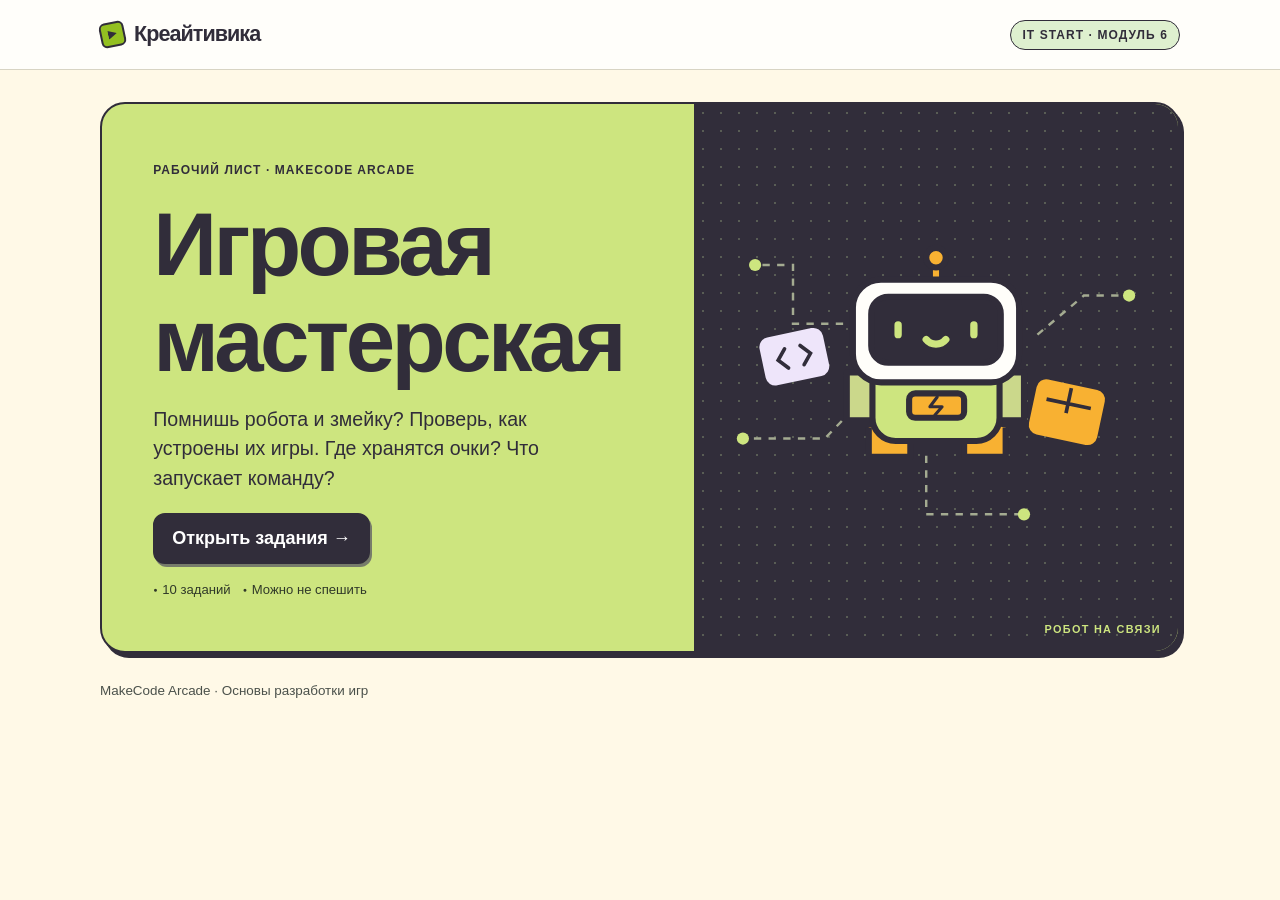
<file: index.html>
<!doctype html>
<html lang="ru">
<head>
<meta charset="utf-8">
<meta name="viewport" content="width=device-width, initial-scale=1">
<meta name="theme-color" content="#fff9e7">
<title>Игровая мастерская · Креайтивика</title>
<style>
:root {
  --ink: #312d3a; --soft: #4b514b; --cream: #fff9e7; --paper: #fffefa;
  --lime: #cde57f; --gold: #f8b132; --violet: #eee5fa; --green: #def0cf;
  --brand-green: #93c021; --line: #d7d8cb; --shadow: 4px 5px 0 var(--ink);
  color: var(--ink); background: var(--cream); font-family: 'Segoe UI', Arial, sans-serif;
  font-synthesis: none;
}
* { box-sizing: border-box; }
body { margin: 0; font-size: 18px; line-height: 1.5; }
button { font: inherit; color: inherit; cursor: pointer; }
button:disabled { cursor: default; }
button:focus-visible, select:focus-visible, a:focus-visible, input:focus-visible {
  outline: 3px solid #6543a0; outline-offset: 4px;
}
[hidden] { display: none !important; }
h1, h2, h3, p { margin: 0; }
h1, h2 { line-height: 1.08; letter-spacing: -.04em; }
h2 { font-size: clamp(2rem, 5vw, 3.15rem); }
header { border-bottom: 1px solid #d8d4c3; background: var(--paper); }
.wrap { width: min(1080px, 100% - 40px); margin: 0 auto; }
.brandbar { min-height: 69px; display: flex; align-items: center; justify-content: space-between; gap: 10px; }
.brand { display: flex; align-items: center; gap: 9px; font-weight: 850; letter-spacing: -.045em; font-size: clamp(1.05rem, 4vw, 1.35rem); }
.brand i { width: 25px; height: 25px; display: block; background: var(--brand-green); border: 2px solid; border-radius: 6px; transform: rotate(-12deg); position: relative; }
.brand i::after { position: absolute; content: ''; width: 9px; height: 9px; background: var(--ink); inset: 6px; clip-path: polygon(0 0, 100% 45%, 0 100%); }
.course, .tag { font-size: .75rem; font-weight: 800; letter-spacing: .09em; text-transform: uppercase; }
.course { white-space: nowrap; background: var(--green); border: 1px solid; border-radius: 999px; padding: 5px 11px; }
main { padding-block: 32px 28px; }
.hero, .panel { border: 2px solid var(--ink); border-radius: 25px; box-shadow: var(--shadow); overflow: hidden; }
.hero { display: grid; grid-template-columns: minmax(0, 1.1fr) minmax(0, .9fr); background: var(--lime); min-height: 475px; }
.hero-copy { padding: clamp(22px, 4vw, 55px); align-self: center; }
.hero h1 { font-size: clamp(3rem, 7.1vw, 5.55rem); margin: 15px 0 16px; }
.hero p { max-width: 36ch; margin-bottom: 20px; font-size: 1.09em; }
.hero-art {
  background: var(--ink); color: var(--lime); min-width: 0; display: grid; align-items: center; justify-items: center; position: relative;
  background-image: radial-gradient(#595d55 1px, transparent 1px); background-size: 18px 18px;
}
.hero-art svg { width: min(100%, 440px); height: auto; }
.hero-art small { position: absolute; bottom: 14px; right: 17px; font-size: .68rem; letter-spacing: .12em; font-weight: 800; }
.button {
  border: 2px solid var(--ink); border-radius: 12px; padding: 10px 17px; min-height: 49px;
  font-weight: 750; background: var(--paper); box-shadow: 2px 3px 0 var(--ink);
}
.button:hover:not(:disabled) { transform: translateY(-2px); }
.button:active:not(:disabled) { transform: translate(1px, 2px); box-shadow: 0 1px 0 var(--ink); }
.button:disabled { opacity: .6; box-shadow: none; }
.primary { background: var(--ink); color: white; box-shadow: 2px 3px 0 #777c6b; }
.accent { background: var(--lime); }
.subtle { box-shadow: none; border-color: var(--line); }
.quiet { background: transparent; border: 0; color: var(--soft); min-height: 44px; text-decoration: underline; text-underline-offset: .2em; }
.meta { display: flex; flex-wrap: wrap; gap: 5px 12px; margin-top: 16px; color: #303929; font-size: .82rem; }
.meta span { display: inline-flex; gap: 5px; align-items: center; }
.meta span::before { content: '●'; font-size: .52em; }
.work { display: grid; grid-template-columns: 240px minmax(0, 1fr); gap: 24px; align-items: start; }
.rail { padding: 17px; background: #f4eedc; border: 1px solid #d6d2be; border-radius: 18px; }
.rail p { font-size: .86rem; color: var(--soft); margin-top: 10px; }
progress { width: 100%; height: 11px; margin: 6px 0 12px; accent-color: #58833c; }
.steps { display: grid; grid-template-columns: repeat(5, 1fr); gap: 6px; }
.step { padding: 0; min-height: 36px; border: 1px solid #aaa998; border-radius: 8px; background: white; font-size: .89rem; font-weight: 750; }
.step.done { background: var(--green); }
.step[aria-current="step"] { background: var(--gold); border: 2px solid; }
.panel { background: var(--paper); }
.panel-head { padding: clamp(20px, 4vw, 37px); padding-bottom: 19px; }
.panel-head .tag { display: inline-flex; align-items: center; gap: 9px; margin-bottom: 12px; }
.panel-head .tag::before { content: ''; width: 11px; height: 11px; background: var(--gold); border: 1px solid; transform: rotate(12deg); }
.lead { margin-top: 13px; font-size: 1.1rem; }
.activity { padding: 0 clamp(20px, 4vw, 37px) 22px; }
.hint { font-size: .92rem; color: var(--soft); margin-bottom: 13px; }
.choices { display: grid; gap: 8px; }
.choice, .token, .zone, .square, .move {
  background: white; border: 1.5px solid #a4a89b; border-radius: 12px; padding: 10px 12px; min-height: 48px;
}
.choice { display: flex; align-items: center; gap: 12px; text-align: left; font-weight: 650; }
.choice span.mark { display: grid; place-items: center; border: 1.5px solid #74786d; min-width: 24px; height: 24px; border-radius: 50%; background: var(--paper); font-size: .85rem; }
.choice.multi span.mark { border-radius: 6px; }
.choice[aria-pressed="true"], .token[aria-pressed="true"], .square[aria-pressed="true"], .scene [aria-pressed="true"] { background: var(--lime); border-color: var(--ink); }
.choice.block { background: var(--violet); border-color: #79669a; }
.choice.block[aria-pressed="true"] { background: #dacef5; border-color: #3d2b68; }
.choice.block span.mark { border-color: #79669a; }
.choice:hover:not(:disabled), .token:hover:not(:disabled), .zone:hover:not(:disabled), .square:hover:not(:disabled) { border-color: var(--ink); }
.bank { min-height: 67px; background: #f4eedc; border-radius: 14px; padding: 9px; display: flex; flex-wrap: wrap; gap: 7px; align-items: center; margin-bottom: 11px; }
.token { font-weight: 700; cursor: grab; }
.token:active { cursor: grabbing; }
.bins { display: grid; grid-template-columns: repeat(2, minmax(0, 1fr)); gap: 9px; }
.bin { min-height: 139px; padding: 8px; border: 2px dashed #9da887; background: #f4fae9; border-radius: 14px; }
.bin:nth-child(2) { border-color: #c4a670; background: #fff4d8; }
.zone { width: 100%; font-weight: 760; margin-bottom: 7px; background: var(--paper); border-color: currentColor; }
.bin .tokens { display: flex; flex-wrap: wrap; gap: 6px; }
.bin .token { font-size: .92rem; }
.over { outline: 3px solid #6543a0; outline-offset: 2px; }
.matches { display: grid; gap: 8px; }
.match { display: grid; grid-template-columns: minmax(0, 1fr) minmax(0, 1.15fr); gap: 10px; align-items: center; padding: 8px; border-radius: 12px; background: #f2f4e9; }
.match span { font-weight: 650; padding-left: 4px; }
select { color: var(--ink); font: inherit; width: 100%; min-width: 0; padding: 8px 4px 8px 9px; min-height: 48px; border: 1.5px solid #a4a89b; border-radius: 10px; background: white; }
.map { display: grid; grid-template-columns: 44px repeat(3, minmax(54px, 1fr)); gap: 5px; max-width: 460px; text-align: center; align-items: center; }
.axis { font-size: .85rem; font-weight: 800; }
.square { padding: 0; min-height: 56px; font-weight: 750; }
.square.start { background: var(--violet); }
.square.start[aria-pressed="true"] { background: var(--lime); }
.board-count { display: flex; gap: 8px; align-items: center; }
.board-count output { min-width: 76px; padding: 5px 10px; text-align: center; font-size: 2rem; font-weight: 850; background: #fff0ca; border: 2px solid; border-radius: 11px; }
.sort { list-style: none; margin: 0; padding: 0; display: grid; gap: 8px; }
.sort li { display: grid; grid-template-columns: 26px minmax(0, 1fr) 44px 44px; gap: 6px; align-items: center; border: 1.5px solid #a4a89b; border-radius: 12px; padding: 7px 8px; background: #f2f6e8; }
.sort li[draggable="true"] { cursor: grab; }
.sort li:active { cursor: grabbing; }
.sort b { font-size: .89rem; color: var(--soft); text-align: center; }
.move { padding: 0; min-height: 42px; font-size: 1.15rem; }
.move:disabled { opacity: .45; }
.scene { max-width: 465px; background: #292e35; border: 2px solid #312d3a; border-radius: 14px; padding: 12px; display: grid; gap: 10px; }
.scene .zone { margin: 0; border-radius: 8px; }
.scene figure { margin: 0; min-height: 70px; display: grid; place-items: center; color: white; }
.scene svg { width: 66px; height: 62px; }
.feedback { border: 1px solid #c6b794; border-radius: 13px; background: #fff1d0; padding: 10px 13px; margin-top: 14px; }
.feedback.good { border-color: #a9c797; background: var(--green); }
.feedback strong { display: block; }
.controls { border-top: 1px solid #deded0; background: #f8f6ec; padding: 13px clamp(20px, 4vw, 37px) 16px; display: flex; justify-content: space-between; flex-wrap: wrap; gap: 10px; }
.controls .next { margin-left: auto; }
.results { max-width: 870px; margin: auto; }
.results .activity { display: grid; gap: 17px; }
.result-lead { display: flex; flex-wrap: wrap; gap: 12px; align-items: center; }
.score { display: inline-block; background: var(--lime); border: 2px solid; border-radius: 13px; font-size: 2rem; font-weight: 850; min-width: 112px; text-align: center; }
.review { display: grid; grid-template-columns: repeat(2, minmax(0, 1fr)); gap: 7px; }
.review .button { text-align: left; font-size: .9rem; }
.review .button.done { background: var(--green); }
.self { border-top: 1px solid var(--line); padding-top: 14px; }
.self h3 { margin-bottom: 4px; }
.self p { margin-bottom: 9px; }
.self .choice { width: 100%; }
footer { padding: 0 0 22px; color: var(--soft); font-size: .84rem; }
footer .wrap { display: flex; flex-wrap: wrap; justify-content: space-between; align-items: center; gap: 4px 14px; }
footer button { font-size: inherit; }
dialog { max-width: min(440px, 100% - 36px); border: 2px solid; border-radius: 17px; background: var(--paper); padding: 22px; color: var(--ink); }
dialog::backdrop { background: #312d3a99; }
dialog p { margin: 9px 0 16px; }
dialog form { display: flex; flex-wrap: wrap; gap: 8px; }
.sr { position: absolute; width: 1px; height: 1px; padding: 0; margin: -1px; overflow: hidden; clip-path: inset(50%); white-space: nowrap; }
@media (max-width: 760px) {
  .work { grid-template-columns: minmax(0, 1fr); gap: 13px; }
  .rail { padding: 9px 13px 11px; }
  .rail p { display: none; }
  .steps { grid-template-columns: repeat(10, 1fr); gap: 4px; }
  .step { min-height: 32px; }
  progress { margin: 3px 0 6px; }
}
@media (max-width: 590px) {
  .wrap { width: calc(100% - 28px); }
  main { padding-top: 17px; }
  .hero { grid-template-columns: 1fr; min-height: 0; }
  .hero-art { min-height: 205px; }
  .hero-art svg { width: min(76%, 260px); }
  .hero h1 { margin-block: 11px; }
  .hero p { font-size: 1em; }
  .course { font-size: .68rem; padding: 4px 8px; }
  .match, .review { grid-template-columns: 1fr; gap: 5px; }
}
@media (prefers-reduced-motion: no-preference) {
  .button, .choice, .square { transition: background-color .15s, transform .15s; }
}
</style>
</head>
<body>
<header>
  <div class="wrap brandbar">
    <span class="brand"><i aria-hidden="true"></i>Креайтивика</span>
    <span class="course">IT Start · Модуль 6</span>
  </div>
</header>
<main class="wrap" id="app"></main>
<footer>
  <div class="wrap">
    <span>MakeCode Arcade · Основы разработки игр</span>
    <button class="quiet" id="restart" type="button" hidden>Начать заново</button>
  </div>
</footer>
<p class="sr" id="announcement" role="status" aria-live="polite"></p>
<dialog id="reset-dialog" aria-labelledby="reset-title">
  <h3 id="reset-title">Начать заново?</h3>
  <p>Ответы на этом устройстве сотрутся.</p>
  <form method="dialog">
    <button class="button subtle" value="cancel" autofocus>Продолжить</button>
    <button class="button primary" value="reset">Начать заново</button>
  </form>
</dialog>
<noscript>Включи JavaScript в браузере, чтобы открыть задания.</noscript>
<script>
'use strict';

const tasks = [
  { type: 'pick', tag: 'Переменные', title: 'Где игра хранит счёт?',
    prompt: 'Счёт был 2, а после доставки стал 3. Что в игре называют переменной?',
    choices: ['Картинку, из которой сделан герой', 'Место, где игра хранит значение, например число очков', 'Кнопку, которая запускает игру'],
    answer: 1, explain: 'У переменной есть имя и значение. Например, в переменной «счёт» сначала было число 2, а потом игра записала туда 3.' },
  { type: 'bins', tag: 'Ввод и вывод', title: 'Что передаёт команды?',
    prompt: 'Разложи устройства по двум коробкам.',
    choices: ['Клавиатура', 'Экран', 'Геймпад', 'Колонки'], answer: [0, 1, 0, 1],
    explain: 'Клавиатура и геймпад передают наши команды в игру. Экран показывает картинку, а колонки выводят звук.' },
  { type: 'match', tag: 'События', title: 'Что запустит команду?',
    prompt: 'Для каждого события выбери, что должна сделать игра.',
    rows: ['Игра началась', 'Нажали стрелку вправо', 'Робот коснулся коробки'],
    choices: ['Прибавить 1 очко', 'Поставить счёт на 0', 'Перестроить робота вправо'],
    answer: [1, 2, 0], explain: 'Событие сообщает игре, что что-то произошло. После него игра выполняет команды из нужного блока.' },
  { type: 'grid', tag: 'Координаты', title: 'Одна клетка вправо',
    prompt: 'Робот на клетке «Старт». Нажми клетку, на которой он окажется после одного шага вправо.',
    answer: 5, explain: 'Координата x меняется с 80 на 124, а y остаётся 60. Робот движется вправо и остаётся в том же ряду.' },
  { type: 'count', tag: 'Счёт', title: 'Посчитай доставку',
    prompt: 'У робота 2 очка. Он доставил ещё одну коробку и получил 1 очко. Какое число теперь покажет счётчик?',
    answer: 3, explain: 'К двум очкам прибавляем одно и получаем три. Старые очки остаются.' },
  { type: 'sort', tag: 'Алгоритм', title: 'Собери шаг змейки',
    prompt: 'Вспомни наш проект. Расставь команды обычного шага, когда яблока на пути нет.',
    choices: ['Убрать последний сегмент хвоста', 'Поставить сегмент на старое место головы', 'Передвинуть голову на новую клетку'],
    answer: [1, 2, 0], explain: 'Сначала ставим сегмент на старое место головы, затем двигаем голову и убираем последнюю часть хвоста. Длина змейки остаётся прежней.' },
  { type: 'match', tag: 'Условие', title: 'Сворачиваем налево',
    prompt: 'Нажали стрелку влево. Робот сначала проверяет, есть ли дорожка слева. Что он сделает в каждом случае?',
    rows: ['Если слева есть дорожка', 'Если слева нет дорожки'],
    choices: ['Остаться на своей дорожке', 'Перестроиться влево'],
    answer: [1, 0], explain: 'Условие задаёт вопрос. Ответ «да» отправляет робота на соседнюю дорожку, ответ «нет» оставляет его на месте.' },
  { type: 'pick', tag: 'Функции', title: 'Пора добавить батарейку',
    prompt: 'В функции «новая батарейка» уже собраны нужные команды. Какой блок попросит игру выполнить их?',
    choices: ['функция «новая батарейка»', 'установить счёт в 0', 'вызвать «новая батарейка»'],
    blocks: true, answer: 2, explain: 'Внутри функции лежат команды. Блок «вызвать» запускает их в нужный момент.' },
  { type: 'multi', tag: 'Проверка двух координат', title: 'Змейка нашла яблоко?',
    prompt: 'Голова змейки в точке x = 50, y = 30. Какие две проверки должны дать ответ «да», чтобы голова и яблоко были в одной клетке?',
    choices: ['У яблока x = 50', 'У яблока y = 50', 'У яблока x = 30', 'У яблока y = 30'],
    answer: [0, 3], explain: 'Должны совпасть обе координаты: и x, и y. Если совпала только одна, голова и яблоко в разных клетках.' },
  { type: 'scene', tag: 'Движение', title: 'Робот в лаборатории',
    prompt: 'Робот стоит на полу. После нажатия кнопки A гравитация начинает тянуть его вверх. Куда он полетит?',
    choices: ['К потолку', 'К полу'],
    answer: 0, explain: 'При обычной гравитации робот падает к полу. В платформере мы меняли направление гравитации, и робот летел к потолку.' }
];
const steps = [
  'Пробую вместе с преподавателем', 'Делаю по подсказке',
  'Могу сделать сам', 'Могу показать другому'
];

const robot = (hero = false) => `<svg viewBox="${hero ? '0 0 360 310' : '92 57 176 175'}" aria-hidden="true" fill="none" xmlns="http://www.w3.org/2000/svg">
  ${hero ? `<g stroke="#a4ab91" stroke-width="2" stroke-dasharray="6 6"><path d="M19 205h70l31-32m143-53 38-32h41M172 219v48h80M104 111H63V63H32"/></g>
  <g fill="#cde57f"><circle cx="22" cy="205" r="5"/><circle cx="338" cy="88" r="5"/><circle cx="32" cy="63" r="5"/><circle cx="252" cy="267" r="5"/></g>
  <g transform="translate(264 155) rotate(12)"><rect width="57" height="46" rx="8" fill="#f8b132"/><path d="M10 16h37M28 3v21" stroke="#312d3a" stroke-width="3"/></g>
  <g transform="translate(34 124) rotate(-12)"><rect width="53" height="40" rx="8" fill="#eee5fa"/><path d="m20 12-7 8 7 8m13-16 7 8-7 8" stroke="#312d3a" stroke-width="3" stroke-linecap="round"/></g>` : ''}
  <g stroke="#312d3a" stroke-width="5" stroke-linejoin="round">
    <path d="M159 191v29h-34v-24m78-5v29h34v-24" fill="#f8b132"/>
    <path d="M130 151h-23v39h25m98-39h22v39h-22" fill="#cbd88b"/>
    <rect x="128" y="131" width="104" height="76" rx="19" fill="#cde57f"/>
    <path d="M180 77V61" stroke="#f8b132" stroke-linecap="round"/>
    <circle cx="180" cy="57" r="8" fill="#f8b132"/>
    <rect x="112" y="75" width="136" height="84" rx="23" fill="#fffefa"/>
    <rect x="127" y="89" width="106" height="54" rx="14" fill="#312d3a"/>
    <rect x="158" y="168" width="45" height="20" rx="5" fill="#f8b132"/>
  </g>
  <path d="M149 112v8m62-8v8m-39 4c4 5 12 5 16 0" stroke="#cde57f" stroke-width="6" stroke-linecap="round"/>
  <path d="m181 171-6 8h10l-6 7" stroke="#312d3a" stroke-width="2.5" stroke-linecap="round" stroke-linejoin="round"/>
</svg>`;

const key = 'creitivika-it-start-m6-worksheet-v1';
const app = document.querySelector('#app');
const announcement = document.querySelector('#announcement');
const restart = document.querySelector('#restart');
const resetDialog = document.querySelector('#reset-dialog');
let activeToken = null;
let state = readState();

function newState() {
  return {
    screen: 'intro', current: 0, self: null,
    items: tasks.map(task => ({
      value: task.type === 'bins' || task.type === 'match'
        ? Array((task.rows || task.choices).length).fill(null)
        : task.type === 'sort' ? [0, 1, 2]
        : task.type === 'multi' ? [] : null,
      first: null, last: null, seen: false
    }))
  };
}

function readState() {
  try {
    const saved = JSON.parse(localStorage.getItem(key));
    if (saved && ['intro', 'work', 'results'].includes(saved.screen)
        && Number.isInteger(saved.current) && saved.current >= 0 && saved.current < tasks.length
        && Array.isArray(saved.items) && saved.items.length === tasks.length
        && saved.items.every(item => item && [true, false, null].includes(item.first))) return saved;
  } catch {}
  return newState();
}

function save() {
  try { localStorage.setItem(key, JSON.stringify(state)); } catch {}
}

function speak(text) { announcement.textContent = text; }
function finished() { return state.items.filter(item => item.first !== null).length; }
function button(text, attrs = '', classes = 'button') { return `<button type="button" class="${classes}" ${attrs}>${text}</button>`; }
function choice(text, active, action, classes = '') {
  return button(`<span class="mark" aria-hidden="true">${active ? '✓' : ''}</span><span>${text}</span>`,
    `${action} aria-pressed="${active}"`, `choice ${classes}`);
}

function show(focus = false) {
  restart.hidden = state.screen === 'intro';
  if (state.screen === 'intro') {
    app.innerHTML = `<section class="hero">
      <div class="hero-copy">
        <span class="tag">Рабочий лист · MakeCode Arcade</span>
        <h1 tabindex="-1">Игровая<br>мастерская</h1>
        <p>Помнишь робота и змейку? Проверь, как устроены их игры. Где хранятся очки? Что запускает команду?</p>
        ${button('Открыть задания →', 'data-action="start"', 'button primary')}
        <div class="meta"><span>10 заданий</span><span>Можно не спешить</span></div>
      </div>
      <div class="hero-art">${robot(true)}<small>РОБОТ НА СВЯЗИ</small></div>
    </section>`;
  } else if (state.screen === 'work') renderWork();
  else renderResults();
  if (focus) {
    app.querySelector('h1,h2').focus({ preventScroll: true });
    window.scrollTo({ top: 0, behavior: 'instant' });
  }
}

function renderWork() {
  const i = state.current;
  const task = tasks[i];
  const item = state.items[i];
  const checked = finished();
  const advance = checked === tasks.length ? 'К результату →' : 'Дальше →';
  app.innerHTML = `<div class="work">
    <aside class="rail" aria-label="Прогресс">
      <div class="tag">Проверено ${checked} из ${tasks.length}</div>
      <progress value="${checked}" max="${tasks.length}" aria-label="Проверенные задания"></progress>
      <nav class="steps" aria-label="Задания">${tasks.map((t, j) => button(j + 1,
        `data-jump="${j}" aria-label="Задание ${j + 1}. ${t.tag}${state.items[j].first === null ? '' : '. Проверено'}" ${i === j ? 'aria-current="step"' : ''}`,
        `step ${state.items[j].first !== null ? 'done' : ''}`)).join('')}</nav>
      <p>Можно вернуться к любому заданию.</p>
    </aside>
    <section class="panel" aria-labelledby="task-title">
      <div class="panel-head">
        <div class="tag">${String(i + 1).padStart(2, '0')} / ${tasks.length} · ${task.tag}</div>
        <h2 id="task-title" tabindex="-1">${task.title}</h2>
        <p class="lead">${task.prompt}</p>
      </div>
      <div class="activity">
        ${renderActivity(task, item)}
        ${item.last === null ? '' : `<div class="feedback ${item.last ? 'good' : ''}" id="feedback" tabindex="-1">
          <strong>${item.last ? 'Верно!' : 'Давай разберёмся.'}</strong>${task.explain}</div>`}
      </div>
      <div class="controls">
        ${button('Проверить', `data-action="check" ${!ready(task, item) || item.last !== null ? 'disabled' : ''}`, 'button accent')}
        ${button(advance, 'data-action="next"', 'button subtle next')}
      </div>
    </section>
  </div>`;
}

function renderActivity(task, item) {
  const value = item.value;
  if (task.type === 'pick' || task.type === 'multi') {
    const multi = task.type === 'multi';
    return `<p class="hint">${multi ? 'Отметь два ответа.' : 'Выбери один ответ.'}</p><div class="choices">
      ${task.choices.map((text, i) => choice(text, multi ? value.includes(i) : value === i,
        `data-choice="${i}"`, multi ? 'multi' : task.blocks ? 'block' : '')).join('')}</div>`;
  }
  if (task.type === 'bins') {
    const tokens = bin => task.choices.map((name, index) => value[index] === bin ? button(name,
      `draggable="true" data-token="${index}" aria-pressed="${activeToken === index}"`, 'token') : '').join('');
    return `<p class="hint">Перетащи карточку. Можно нажать на карточку, а потом на коробку.</p>
      <div class="bank" data-drop="bank" aria-label="Свободные карточки">${tokens(null) || 'Все карточки разложены.'}</div>
      <div class="bins">${['Ввод', 'Вывод'].map((name, bin) => `<div class="bin" data-drop="${bin}">
        ${button(name, `data-bin="${bin}"`, 'zone')}
        <div class="tokens">${tokens(bin)}</div>
      </div>`).join('')}</div>`;
  }
  if (task.type === 'match') {
    return `<p class="hint">Открой окошко справа от каждой строки.</p><div class="matches">
      ${task.rows.map((label, row) => `<label class="match"><span>${label}</span>
        <select data-match="${row}">
          <option value="" ${value[row] === null ? 'selected' : ''}>Выбери действие</option>
          ${task.choices.map((name, i) => `<option value="${i}" ${value[row] === i ? 'selected' : ''}>${name}</option>`).join('')}
        </select></label>`).join('')}</div>`;
  }
  if (task.type === 'grid') {
    const xs = [36, 80, 124], ys = [20, 60, 100];
    return `<div class="map" aria-label="Поле координат">
      <span class="axis">y ↓</span>${xs.map(x => `<span class="axis">x = ${x}</span>`).join('')}
      ${ys.map((y, row) => `<span class="axis">${y}</span>${xs.map((x, col) => {
        const i = row * xs.length + col;
        return button(i === 4 ? 'Старт' : value === i ? '✓' : '·',
          `data-choice="${i}" aria-label="${i === 4 ? 'Старт, ' : ''}x ${x}, y ${y}" aria-pressed="${value === i}"`,
          `square ${i === 4 ? 'start' : ''}`);
      }).join('')}`).join('')}</div>`;
  }
  if (task.type === 'count') {
    return `<p class="hint">Выставь ответ кнопками − и +.</p><div class="board-count">
      ${button('−', `data-count="-1" aria-label="Уменьшить ответ" ${(value ?? 0) === 0 ? 'disabled' : ''}`)}
      <output aria-label="Твой ответ">${value ?? 0}</output>
      ${button('+', `data-count="1" aria-label="Увеличить ответ" ${value === 9 ? 'disabled' : ''}`)}
    </div>`;
  }
  if (task.type === 'sort') {
    return `<p class="hint">Перетаскивай карточки или поднимай и опускай их кнопками ↑ и ↓.</p>
      <ol class="sort">${value.map((id, rank) => `<li draggable="true" data-sort="${id}">
        <b aria-hidden="true">${rank + 1}.</b><span>${task.choices[id]}</span>
        ${button('↑', `data-move="-1" data-id="${id}" aria-label="Выше: ${task.choices[id]}" ${rank === 0 ? 'disabled' : ''}`, 'move')}
        ${button('↓', `data-move="1" data-id="${id}" aria-label="Ниже: ${task.choices[id]}" ${rank === value.length - 1 ? 'disabled' : ''}`, 'move')}
      </li>`).join('')}</ol>`;
  }
  return `<div class="scene" aria-label="Комната платформера">
    ${button(task.choices[0], `data-choice="0" aria-pressed="${value === 0}"`, 'zone')}
    <figure>${robot()}</figure>
    ${button(task.choices[1], `data-choice="1" aria-pressed="${value === 1}"`, 'zone')}
  </div>`;
}

function renderResults() {
  const score = state.items.filter(item => item.first === true).length;
  app.innerHTML = `<section class="panel results">
    <div class="panel-head">
      <div class="tag">Мастерская · Итог</div>
      <h2 tabindex="-1">Все задания пройдены</h2>
      <p class="lead">Посмотри, что получилось с первого раза. К любому заданию можно вернуться.</p>
    </div>
    <div class="activity">
      <div class="result-lead"><strong class="score">${score} / ${tasks.length}</strong><span>Верно с первого раза</span></div>
      <div class="review">${tasks.map((task, i) => {
        const good = state.items[i].first === true;
        return button(`${i + 1}. ${task.tag}<span class="sr">. ${good ? 'Верно с первого раза' : 'Можно повторить'}</span>`,
          `data-jump="${i}"`, `button subtle ${good ? 'done' : ''}`);
      }).join('')}</div>
      <div class="self">
        <h3>Лестница успеха</h3>
        <p>Вспомни, как ты собирал свои игры. На какой ступеньке ты сейчас?</p>
        <div class="choices">${steps.map((name, i) => choice(`${i + 1}. ${name}`, state.self === i, `data-self="${i}"`)).join('')}</div>
        ${state.self === null ? '' : '<p class="feedback good">Подумай, что ты хочешь попробовать в следующей игре.</p>'}
      </div>
    </div>
  </section>`;
}

function ready(task, item) {
  if (task.type === 'bins' || task.type === 'match') return item.value.every(value => value !== null);
  if (task.type === 'multi') return item.value.length === task.answer.length;
  if (task.type === 'sort') return item.seen;
  return item.value !== null;
}

function check(task, item) {
  const value = task.type === 'multi' ? [...item.value].sort((a, b) => a - b) : item.value;
  const good = JSON.stringify(value) === JSON.stringify(task.answer);
  if (item.first === null) item.first = good;
  item.last = good;
  save();
  show();
  document.querySelector('#feedback').focus();
}

function jump(i) {
  state.current = i;
  state.screen = 'work';
  activeToken = null;
  save();
  show(true);
}

function changeValue(value, focusSelector) {
  const item = state.items[state.current];
  item.value = value;
  item.last = null;
  item.seen = true;
  save();
  show();
  const target = app.querySelector(focusSelector);
  if (target && !target.disabled) target.focus({ preventScroll: true });
}

function moveToken(id, bin) {
  const value = [...state.items[state.current].value];
  value[id] = bin;
  activeToken = null;
  changeValue(value, `[data-token="${id}"]`);
  speak(bin === null ? 'Карточка возвращена.' : 'Карточка перемещена.');
}

function moveSort(id, to) {
  const value = [...state.items[state.current].value];
  const from = value.indexOf(id);
  if (to < 0 || to >= value.length || to === from) return;
  value.splice(from, 1);
  value.splice(to, 0, id);
  const direction = to === 0 ? 1 : -1;
  changeValue(value, `[data-id="${id}"][data-move="${direction}"]`);
  speak(`Команда на месте ${to + 1}.`);
}

app.addEventListener('click', event => {
  const pressed = event.target.closest('button');
  if (!pressed) return;
  const data = pressed.dataset;
  const task = tasks[state.current];
  const item = state.items[state.current];
  if (data.jump !== undefined) jump(Number(data.jump));
  else if (data.action === 'start') jump(state.current);
  else if (data.action === 'check' && ready(task, item)) check(task, item);
  else if (data.action === 'next') {
    if (finished() === tasks.length) {
      state.screen = 'results';
      save();
      show(true);
    } else {
      let next = (state.current + 1) % tasks.length;
      if (next === 0) next = state.items.findIndex(entry => entry.first === null);
      jump(next);
    }
  } else if (data.self !== undefined) {
    state.self = Number(data.self);
    save();
    show();
    app.querySelector(`[data-self="${data.self}"]`).focus({ preventScroll: true });
    speak('Ступенька выбрана.');
  } else if (data.choice !== undefined) {
    const id = Number(data.choice);
    if (task.type === 'multi') {
      const value = item.value.includes(id) ? item.value.filter(v => v !== id) : [...item.value, id];
      changeValue(value, `[data-choice="${id}"]`);
    } else changeValue(id, `[data-choice="${id}"]`);
  } else if (data.count !== undefined) {
    const value = Math.max(0, Math.min(9, (item.value ?? 0) + Number(data.count)));
    changeValue(value, `[data-count="${value === 0 ? 1 : value === 9 ? -1 : data.count}"]`);
    speak(`Ответ ${value}.`);
  } else if (data.token !== undefined) {
    const id = Number(data.token);
    activeToken = activeToken === id ? null : id;
    show();
    app.querySelector(`[data-token="${id}"]`).focus({ preventScroll: true });
  } else if (data.bin !== undefined && activeToken !== null) moveToken(activeToken, Number(data.bin));
  else if (data.move !== undefined) {
    const id = Number(data.id);
    moveSort(id, item.value.indexOf(id) + Number(data.move));
  }
});

app.addEventListener('change', event => {
  const row = event.target.dataset.match;
  if (row === undefined) return;
  const value = [...state.items[state.current].value];
  value[row] = event.target.value === '' ? null : Number(event.target.value);
  changeValue(value, `[data-match="${row}"]`);
});

let drag = null;
app.addEventListener('dragstart', event => {
  const element = event.target.closest('[data-token],[data-sort]');
  if (!element) return;
  drag = { id: Number(element.dataset.token ?? element.dataset.sort), sort: element.hasAttribute('data-sort') };
  event.dataTransfer.effectAllowed = 'move';
  event.dataTransfer.setData('text/plain', String(drag.id));
});
app.addEventListener('dragover', event => {
  const target = drag && event.target.closest(drag.sort ? '[data-sort]' : '[data-drop]');
  if (!target) return;
  event.preventDefault();
  event.dataTransfer.dropEffect = 'move';
  app.querySelectorAll('.over').forEach(element => element.classList.remove('over'));
  target.classList.add('over');
});
app.addEventListener('drop', event => {
  const target = drag && event.target.closest(drag.sort ? '[data-sort]' : '[data-drop]');
  if (!target) return;
  event.preventDefault();
  if (drag.sort) moveSort(drag.id, state.items[state.current].value.indexOf(Number(target.dataset.sort)));
  else moveToken(drag.id, target.dataset.drop === 'bank' ? null : Number(target.dataset.drop));
  drag = null;
  app.querySelectorAll('.over').forEach(element => element.classList.remove('over'));
});
app.addEventListener('dragend', () => {
  drag = null;
  app.querySelectorAll('.over').forEach(element => element.classList.remove('over'));
});

restart.addEventListener('click', () => resetDialog.showModal());
resetDialog.addEventListener('close', () => {
  if (resetDialog.returnValue !== 'reset') return;
  resetDialog.returnValue = '';
  state = newState();
  activeToken = null;
  save();
  show(true);
});
show();
</script>
</body>
</html>
</file>
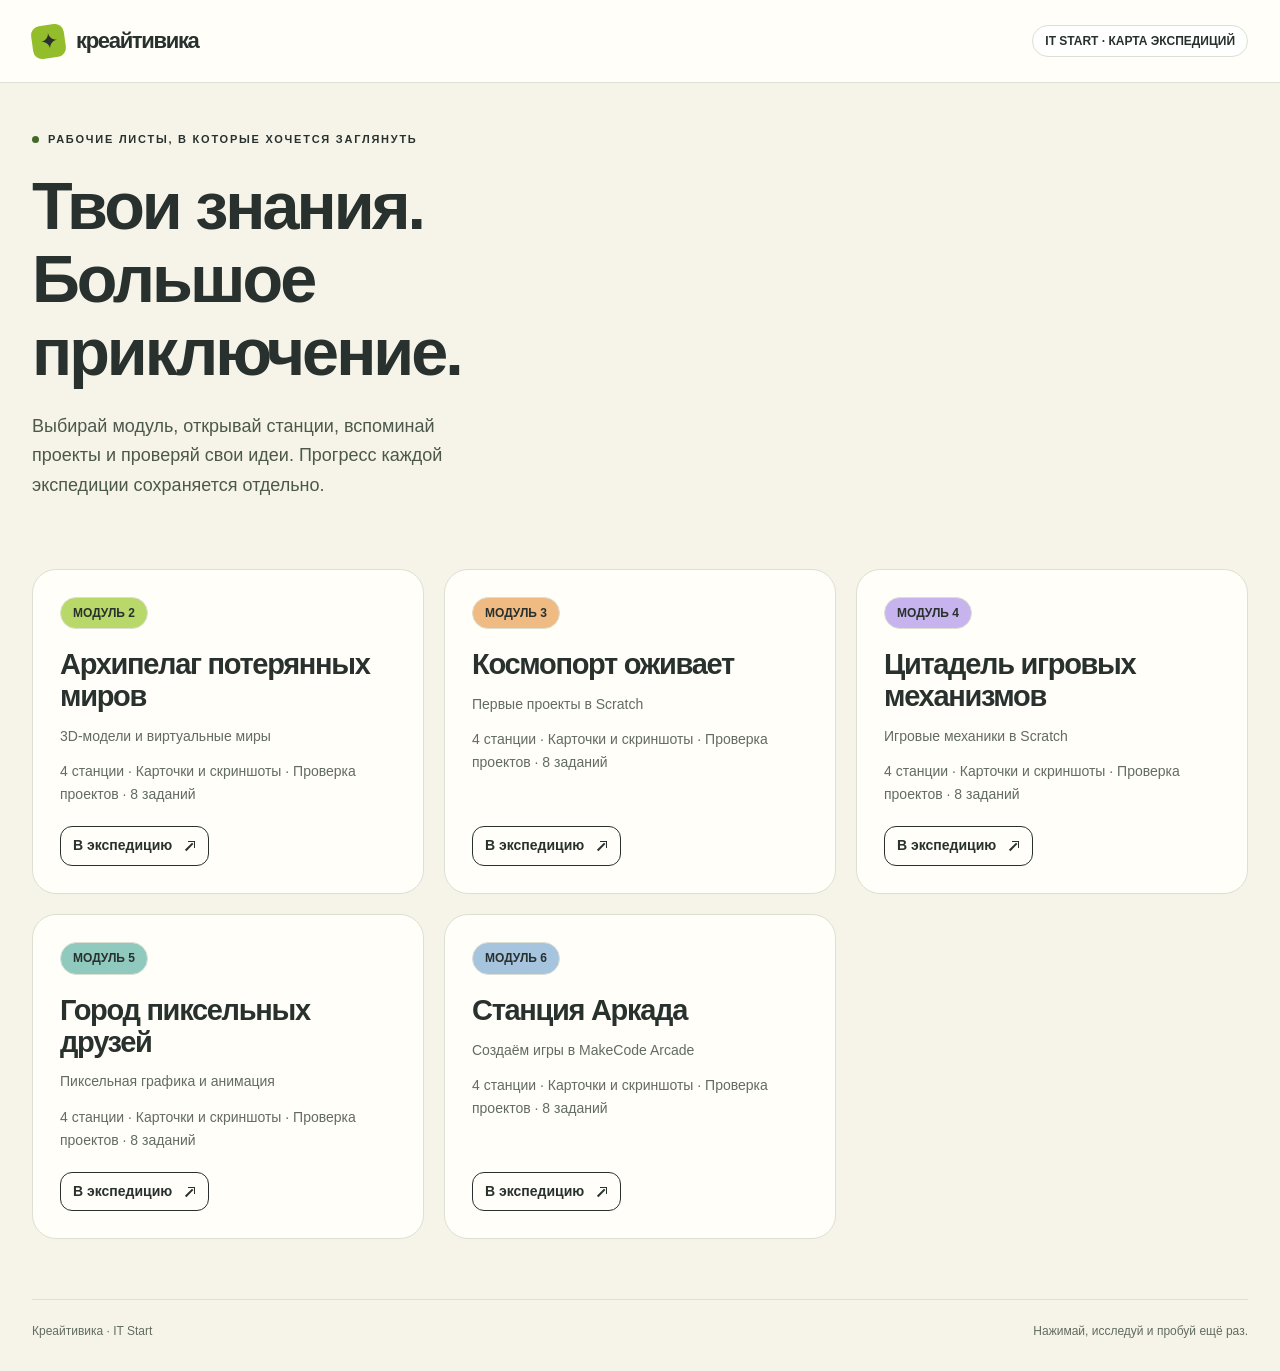
<file: adventures/index.html>
<!doctype html><html lang="ru"><head><meta charset="utf-8"><meta name="viewport" content="width=device-width,initial-scale=1"><title>Экспедиции IT Start · Креайтивика</title><meta name="description" content="Приключенческие интерактивные рабочие листы для повторения модулей IT Start."><link rel="icon" href="shared/favicon.svg" type="image/svg+xml"><link rel="stylesheet" href="shared/style.css"></head><body><header class="topbar"><div class="wrap brandrow"><span class="brand"><span class="brand-mark">✦</span>креайтивика</span><span class="pill">IT START · КАРТА ЭКСПЕДИЦИЙ</span></div></header><main class="wrap"><section class="hero hub-hero" style="min-height:390px;grid-template-columns:1fr"><div><div class="eyebrow">Рабочие листы, в которые хочется заглянуть</div><h1>Твои знания.<br>Большое приключение.</h1><p class="intro">Выбирай модуль, открывай станции, вспоминай проекты и проверяй свои идеи. Прогресс каждой экспедиции сохраняется отдельно.</p></div></section><div class="hub-grid"><a class="hub-card" href="module-2/"><span class="pill" style="align-self:start;background:#b8d969">МОДУЛЬ 2</span><h2>Архипелаг потерянных миров</h2><p>3D-модели и виртуальные миры</p><p style="margin:12px 0 20px">4 станции · Карточки и скриншоты · Проверка проектов · 8 заданий</p><span class="btn small">В экспедицию <span class="out-arrow" aria-hidden="true"></span></span></a><a class="hub-card" href="module-3/"><span class="pill" style="align-self:start;background:#f0bb83">МОДУЛЬ 3</span><h2>Космопорт оживает</h2><p>Первые проекты в Scratch</p><p style="margin:12px 0 20px">4 станции · Карточки и скриншоты · Проверка проектов · 8 заданий</p><span class="btn small">В экспедицию <span class="out-arrow" aria-hidden="true"></span></span></a><a class="hub-card" href="module-4/"><span class="pill" style="align-self:start;background:#c7b4ee">МОДУЛЬ 4</span><h2>Цитадель игровых механизмов</h2><p>Игровые механики в Scratch</p><p style="margin:12px 0 20px">4 станции · Карточки и скриншоты · Проверка проектов · 8 заданий</p><span class="btn small">В экспедицию <span class="out-arrow" aria-hidden="true"></span></span></a><a class="hub-card" href="module-5/"><span class="pill" style="align-self:start;background:#90c9bd">МОДУЛЬ 5</span><h2>Город пиксельных друзей</h2><p>Пиксельная графика и анимация</p><p style="margin:12px 0 20px">4 станции · Карточки и скриншоты · Проверка проектов · 8 заданий</p><span class="btn small">В экспедицию <span class="out-arrow" aria-hidden="true"></span></span></a><a class="hub-card" href="module-6/"><span class="pill" style="align-self:start;background:#a7c4df">МОДУЛЬ 6</span><h2>Станция Аркада</h2><p>Создаём игры в MakeCode Arcade</p><p style="margin:12px 0 20px">4 станции · Карточки и скриншоты · Проверка проектов · 8 заданий</p><span class="btn small">В экспедицию <span class="out-arrow" aria-hidden="true"></span></span></a></div><footer class="footer"><span>Креайтивика · IT Start</span><span>Нажимай, исследуй и пробуй ещё раз.</span></footer></main></body></html>
</file>
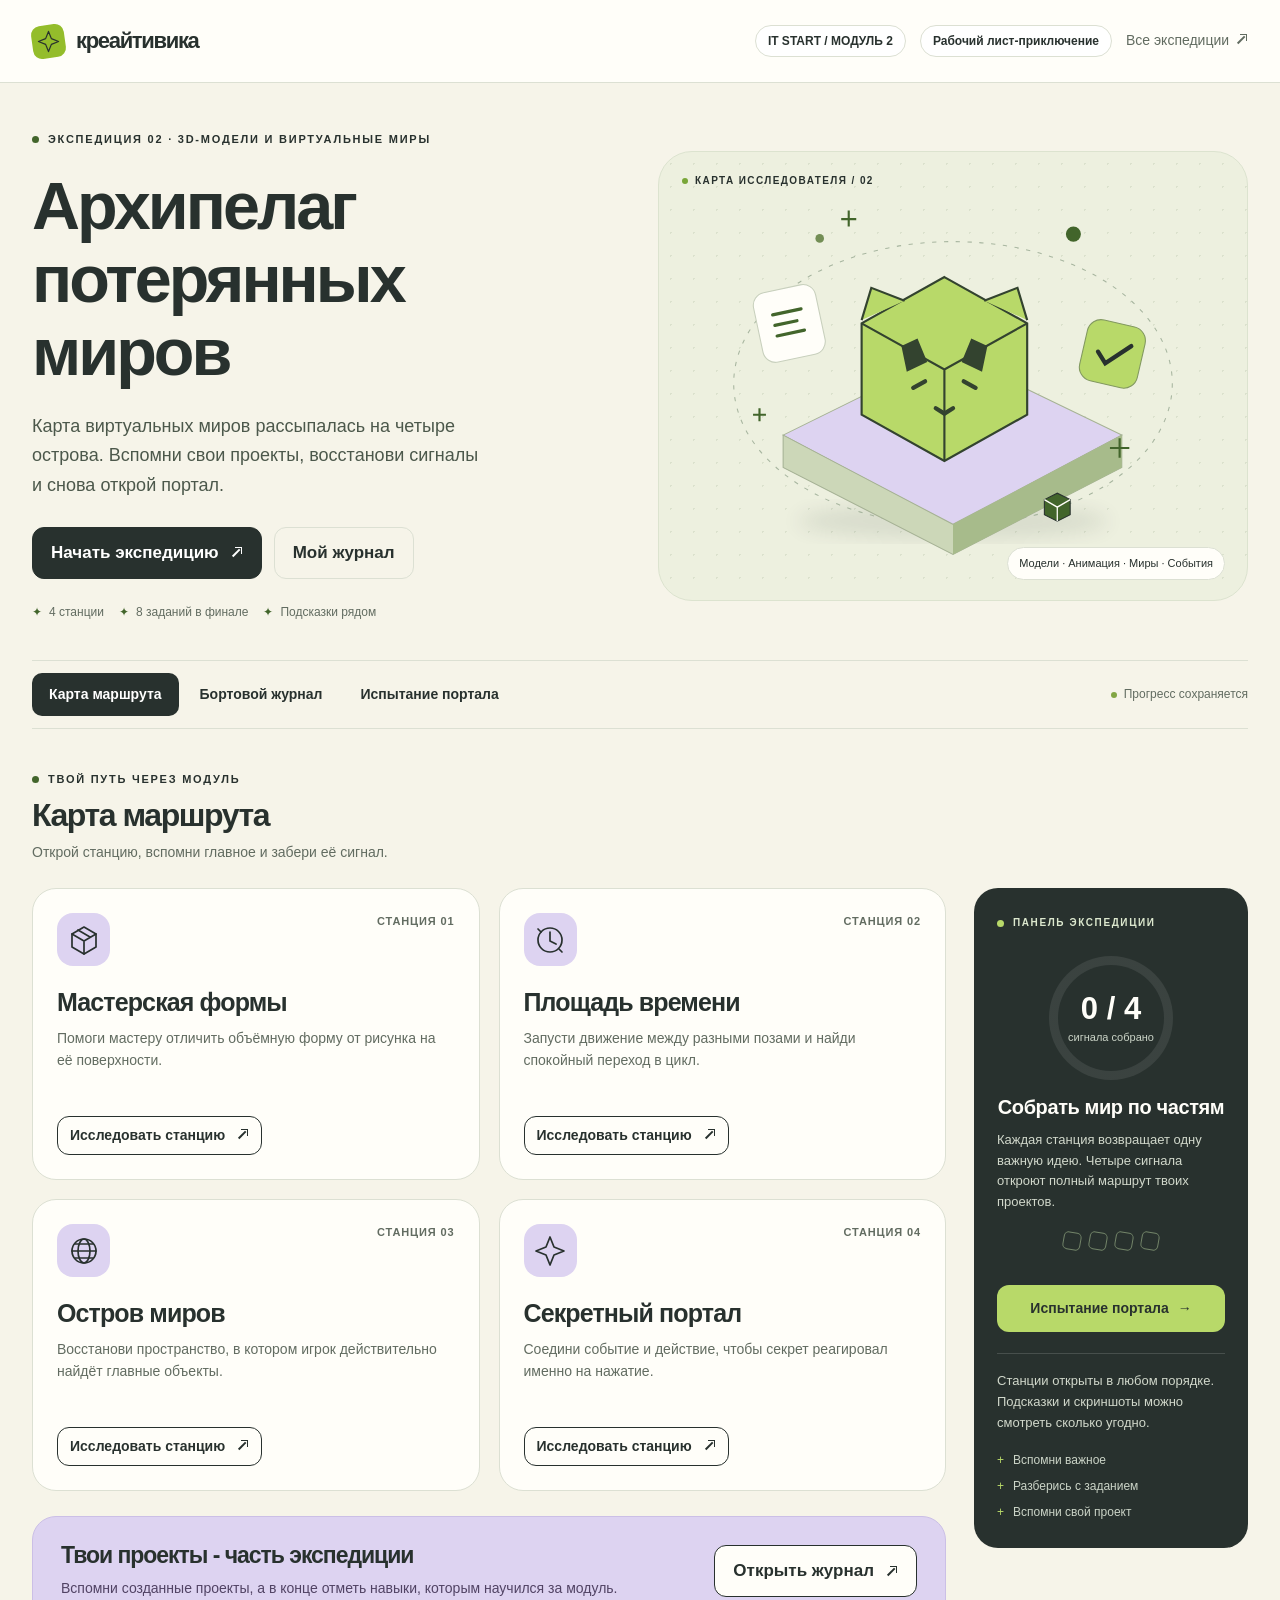
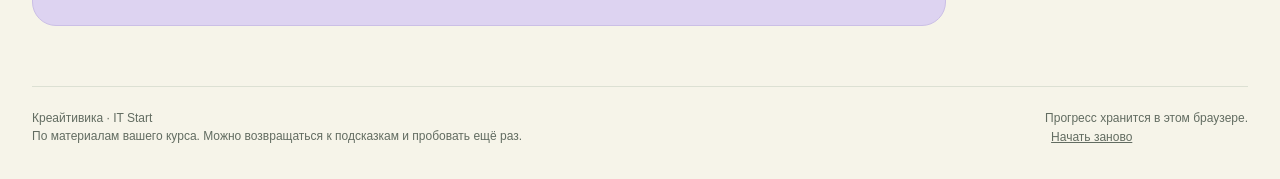
<file: adventures/module-2/index.html>
<!doctype html>
<html lang="ru"><head><meta charset="utf-8"><meta name="viewport" content="width=device-width,initial-scale=1"><meta name="theme-color" content="#f6f4e9"><meta name="description" content="3D-модели и виртуальные миры. Интерактивное приключение для повторения модуля 2 курса IT Start."><title>Архипелаг потерянных миров · IT Start</title><link rel="icon" href="../shared/favicon.svg" type="image/svg+xml"><link rel="stylesheet" href="../shared/style.css?v=journal-20261118"></head><body><div id="app"></div><noscript>Для интерактивных заданий включи JavaScript. Можно продолжить работу в программе по материалам курса.</noscript><script src="data.js"></script><script src="../shared/app.js?v=journal-20261118"></script></body></html>
</file>
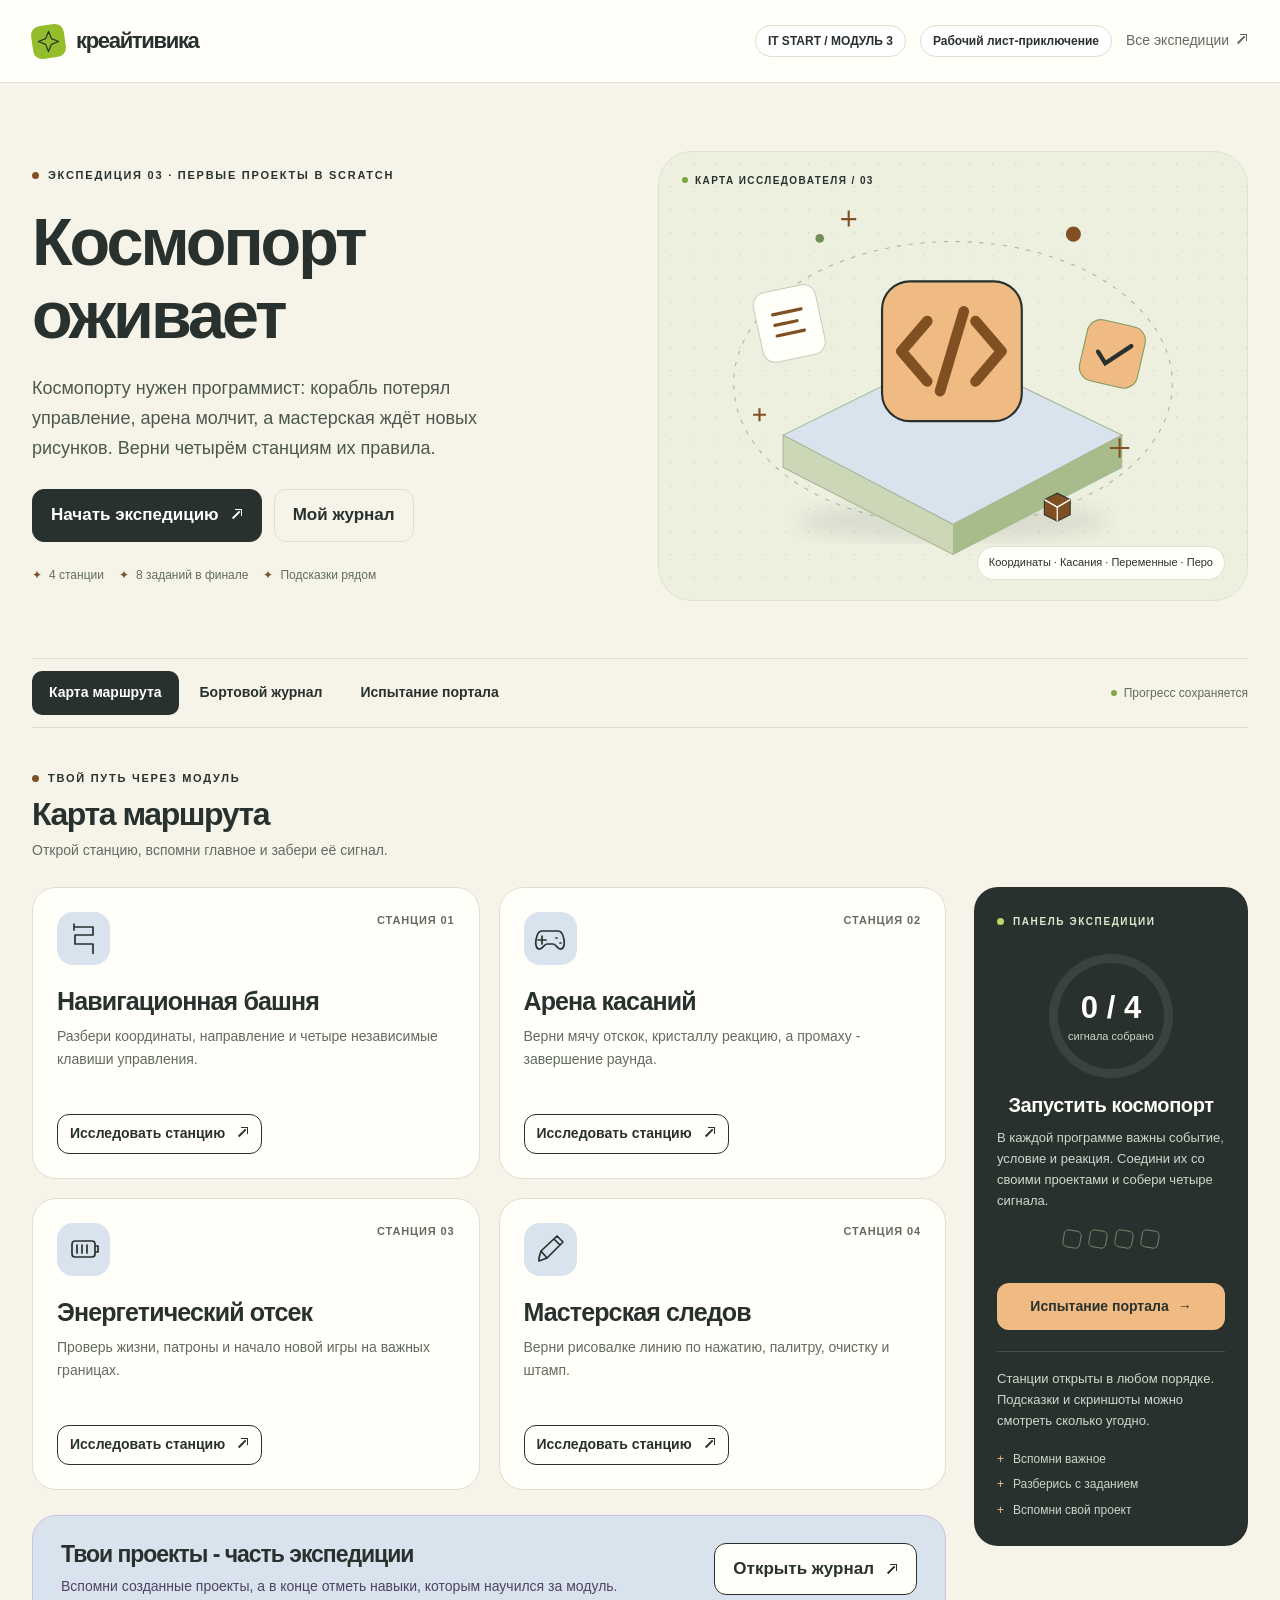
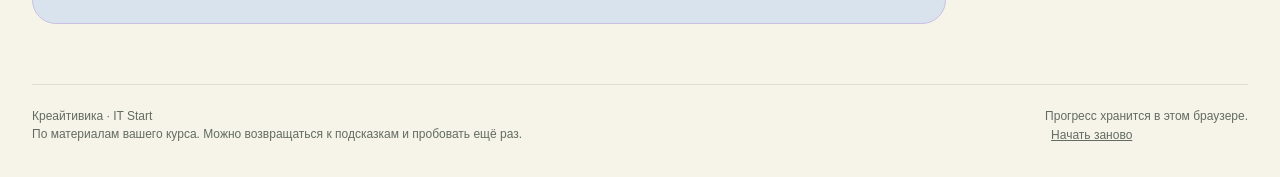
<file: adventures/module-3/index.html>
<!doctype html>
<html lang="ru"><head><meta charset="utf-8"><meta name="viewport" content="width=device-width,initial-scale=1"><meta name="theme-color" content="#f6f4e9"><meta name="description" content="Первые проекты в Scratch. Интерактивное приключение для повторения модуля 3 курса IT Start."><title>Космопорт оживает · IT Start</title><link rel="icon" href="../shared/favicon.svg" type="image/svg+xml"><link rel="stylesheet" href="../shared/style.css?v=journal-20261118"></head><body><div id="app"></div><noscript>Для интерактивных заданий включи JavaScript. Можно продолжить работу в программе по материалам курса.</noscript><script src="data.js"></script><script src="../shared/app.js?v=journal-20261118"></script></body></html>
</file>
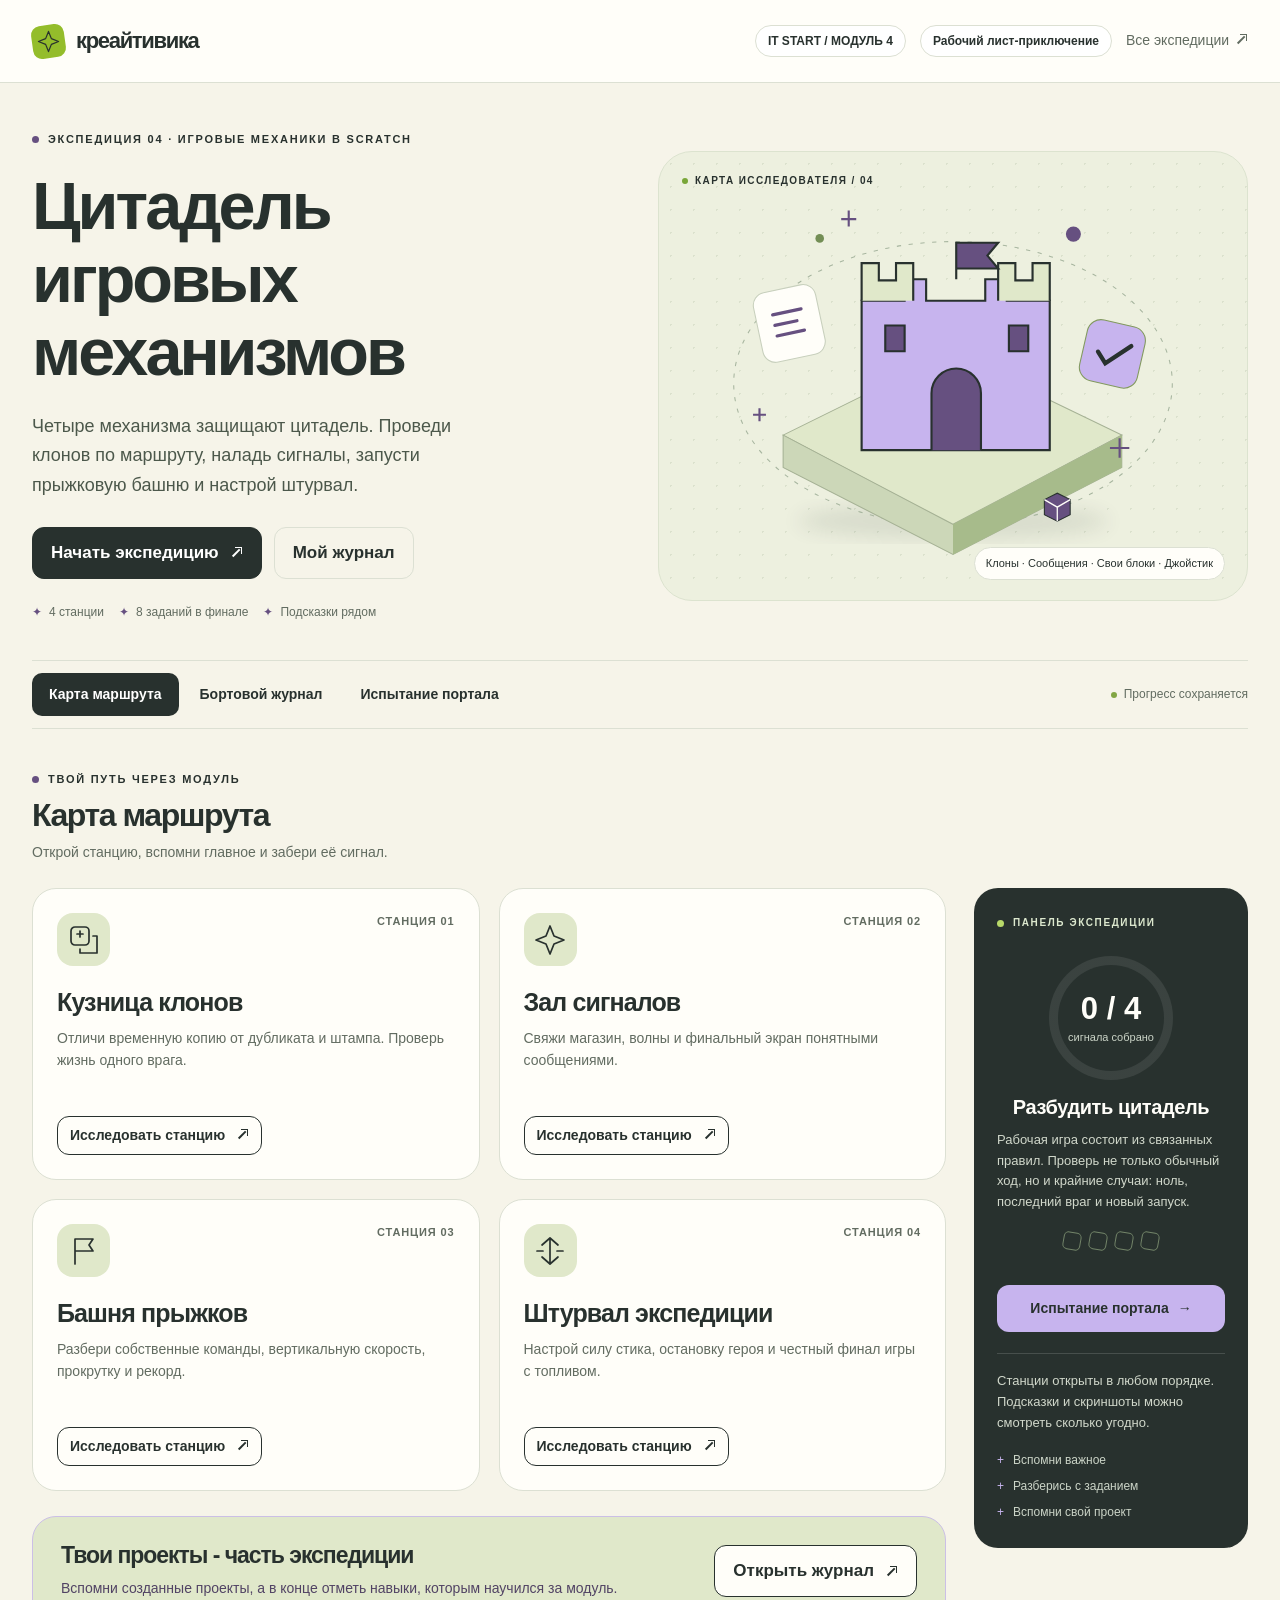
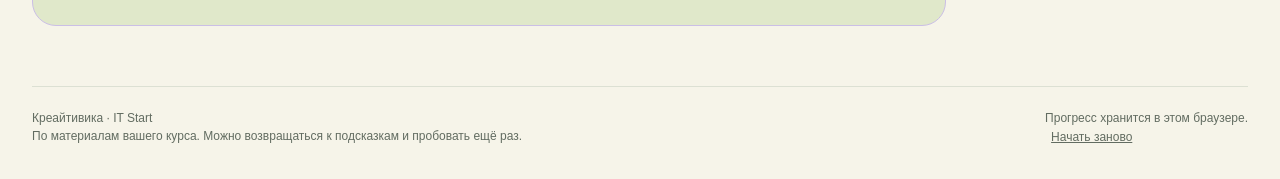
<file: adventures/module-4/index.html>
<!doctype html>
<html lang="ru"><head><meta charset="utf-8"><meta name="viewport" content="width=device-width,initial-scale=1"><meta name="theme-color" content="#f6f4e9"><meta name="description" content="Игровые механики в Scratch. Интерактивное приключение для повторения модуля 4 курса IT Start."><title>Цитадель игровых механизмов · IT Start</title><link rel="icon" href="../shared/favicon.svg" type="image/svg+xml"><link rel="stylesheet" href="../shared/style.css?v=journal-20261118"></head><body><div id="app"></div><noscript>Для интерактивных заданий включи JavaScript. Можно продолжить работу в программе по материалам курса.</noscript><script src="data.js"></script><script src="../shared/app.js?v=journal-20261118"></script></body></html>
</file>
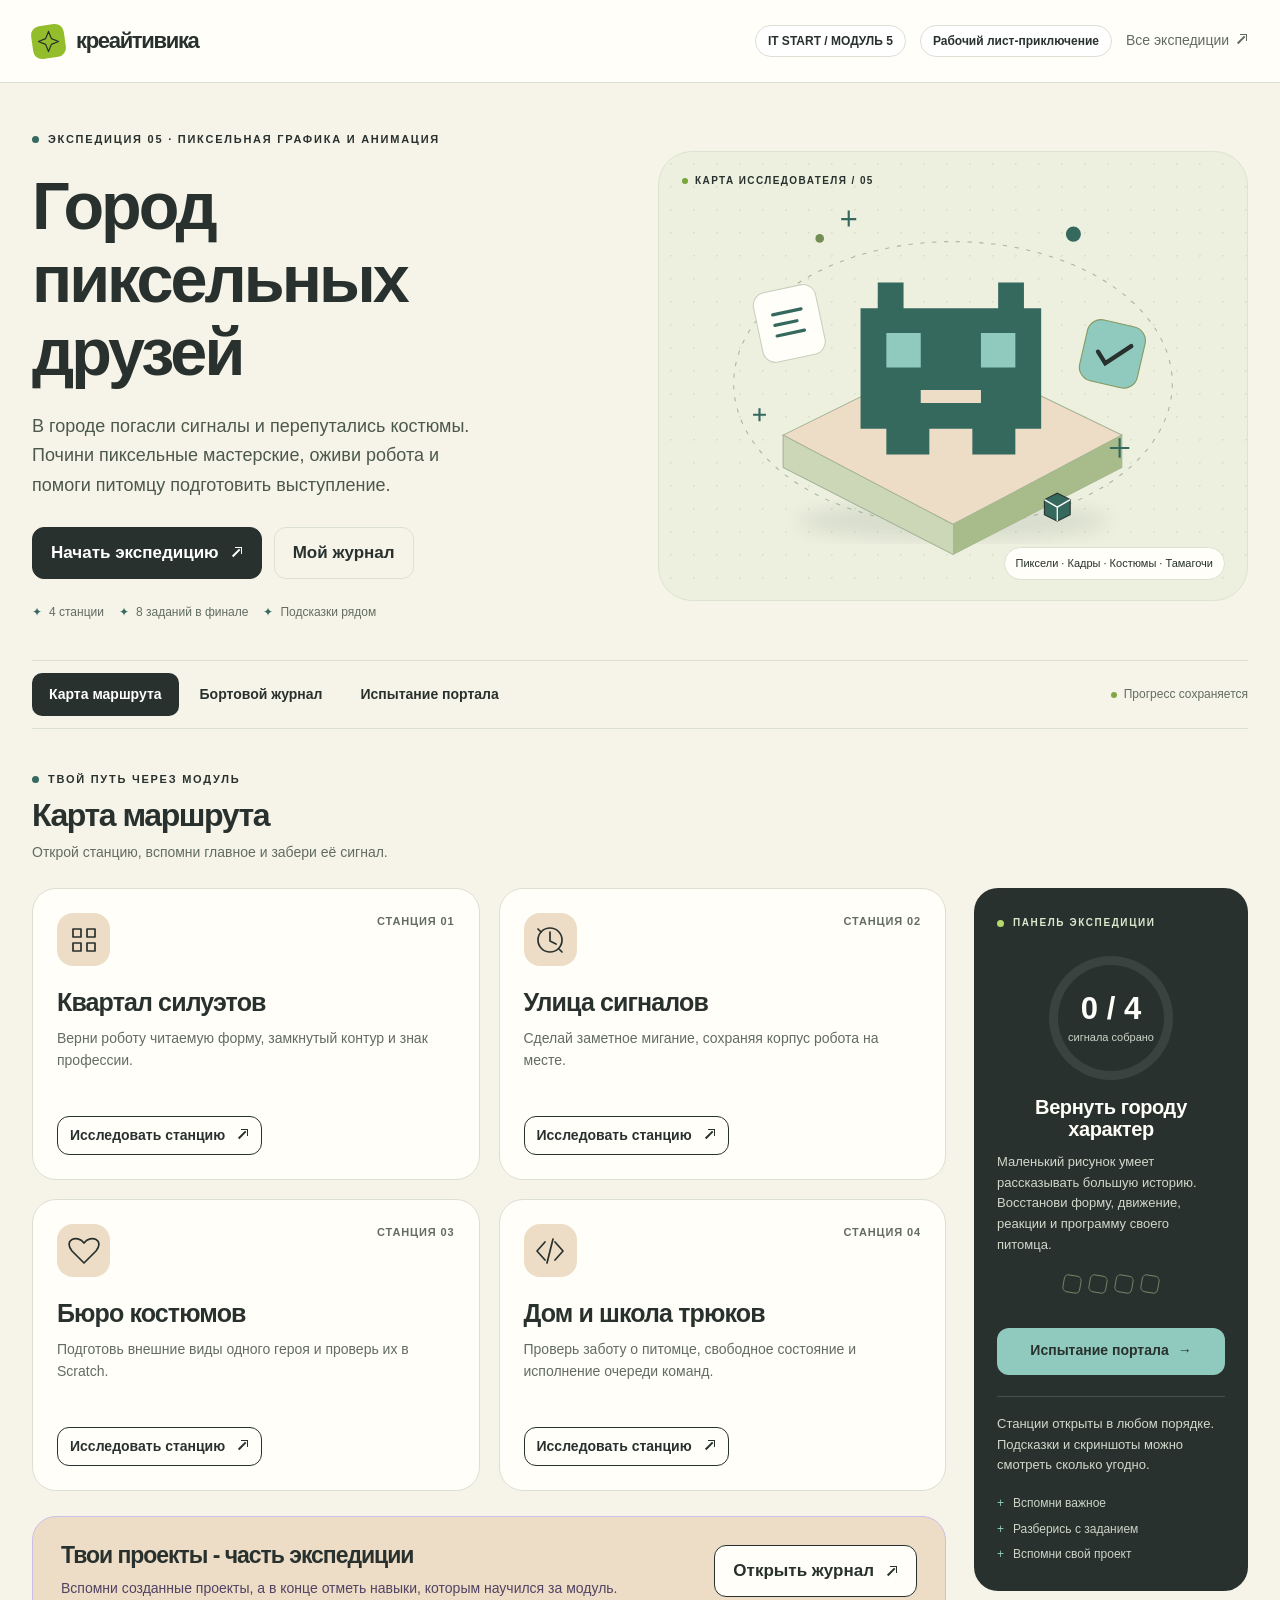
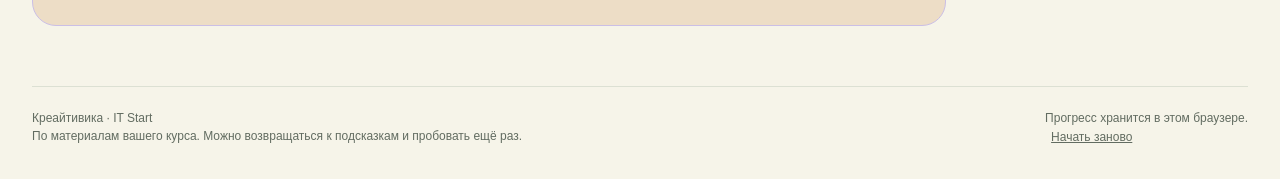
<file: adventures/module-5/index.html>
<!doctype html>
<html lang="ru"><head><meta charset="utf-8"><meta name="viewport" content="width=device-width,initial-scale=1"><meta name="theme-color" content="#f6f4e9"><meta name="description" content="Пиксельная графика и анимация. Интерактивное приключение для повторения модуля 5 курса IT Start."><title>Город пиксельных друзей · IT Start</title><link rel="icon" href="../shared/favicon.svg" type="image/svg+xml"><link rel="stylesheet" href="../shared/style.css?v=journal-20261118"></head><body><div id="app"></div><noscript>Для интерактивных заданий включи JavaScript. Можно продолжить работу в программе по материалам курса.</noscript><script src="data.js"></script><script src="../shared/app.js?v=journal-20261118"></script></body></html>
</file>
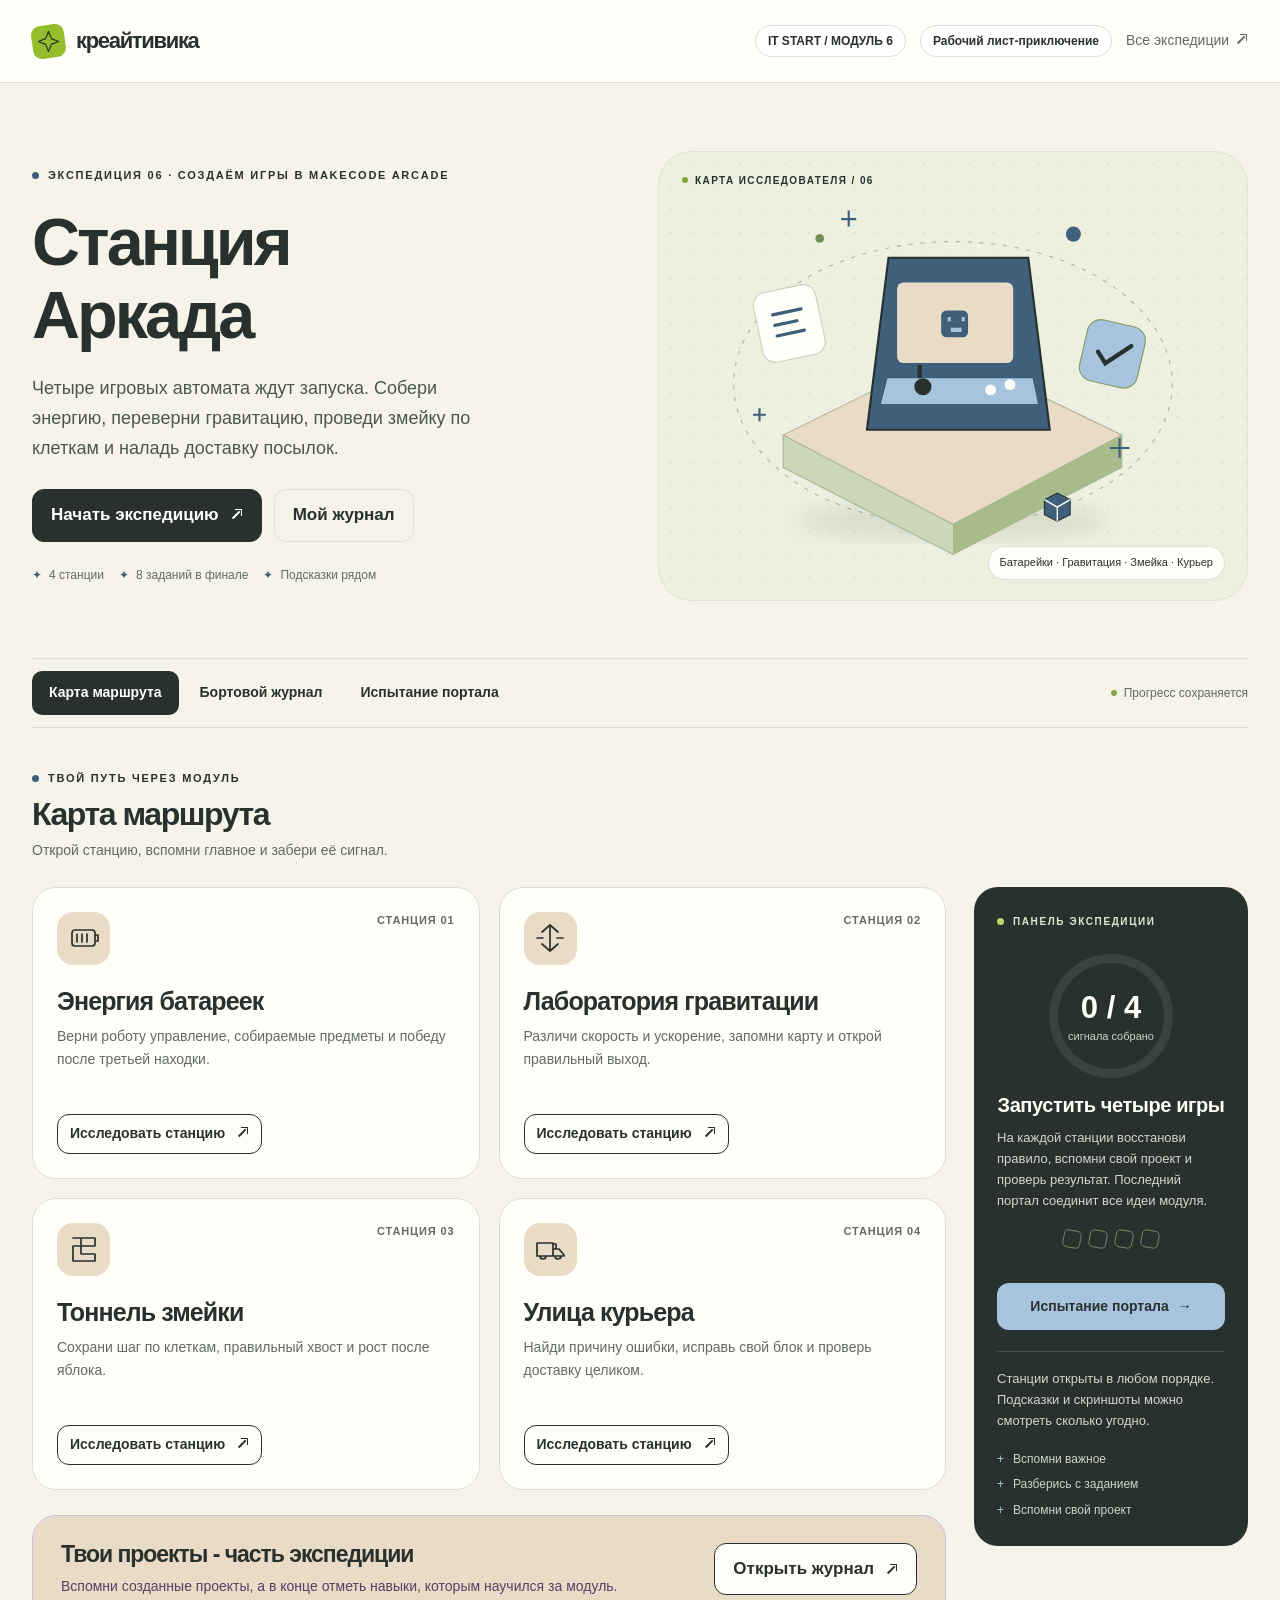
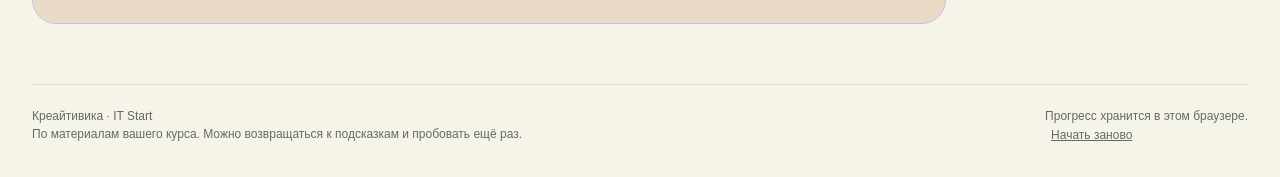
<file: adventures/module-6/index.html>
<!doctype html>
<html lang="ru"><head><meta charset="utf-8"><meta name="viewport" content="width=device-width,initial-scale=1"><meta name="theme-color" content="#f6f4e9"><meta name="description" content="Создаём игры в MakeCode Arcade. Интерактивное приключение для повторения модуля 6 курса IT Start."><title>Станция Аркада · IT Start</title><link rel="icon" href="../shared/favicon.svg" type="image/svg+xml"><link rel="stylesheet" href="../shared/style.css?v=journal-20261118"></head><body><div id="app"></div><noscript>Для интерактивных заданий включи JavaScript. Можно продолжить работу в программе по материалам курса.</noscript><script src="data.js"></script><script src="../shared/app.js?v=journal-20261118"></script></body></html>
</file>
<file: adventures/shared/style.css>
@charset "UTF-8";
:root{--ink:#28312e;--muted:#626c61;--paper:#fffef9;--cream:#f6f4e9;--lime:#b8d969;--accent:#a9d158;--accent-dark:#456829;--lilac:#d9cef3;--line:#dce0d3;--radius:24px;font-family:"Segoe UI",Arial,sans-serif;color:var(--ink);background:var(--cream);font-synthesis:none;scroll-behavior:smooth}
*{box-sizing:border-box}body{margin:0;font-size:17px;line-height:1.55}button,input,textarea,select{font:inherit;color:inherit}button,a,input,textarea,select{-webkit-tap-highlight-color:transparent}button{cursor:pointer}a{color:inherit}button:disabled{cursor:default;opacity:.5}button:focus-visible,a:focus-visible,input:focus-visible,textarea:focus-visible,select:focus-visible,summary:focus-visible{outline:3px solid #7556b9;outline-offset:4px}h1,h2,h3,p{margin:0}h1,h2,h3{line-height:1.1;letter-spacing:-.045em}p+p{margin-top:12px}img{max-width:100%}[hidden]{display:none!important}.wrap{width:min(1260px,100% - 64px);margin:auto}.topbar{background:var(--paper);border-bottom:1px solid var(--line)}.brandrow{min-height:82px;display:flex;align-items:center;justify-content:space-between;gap:20px}.brand{font-size:22px;font-weight:850;letter-spacing:-.06em;text-decoration:none;display:flex;align-items:center;gap:11px}.brand-mark{width:33px;height:33px;background:#94bd2b;border-radius:9px;display:grid;place-items:center;transform:rotate(-8deg)}.brand-mark svg{width:23px;height:23px;transform:rotate(8deg)}.topmeta{display:flex;gap:14px;align-items:center;font-size:13px}.pill{border:1px solid var(--line);border-radius:99px;padding:6px 12px;font-size:12px;font-weight:750;white-space:nowrap;background:white}.toplink{font-size:14px;color:var(--muted);text-decoration:none}.toplink:hover{text-decoration:underline}.hero{display:grid;grid-template-columns:1fr 1fr;gap:36px;align-items:center;min-height:575px;padding:48px 0 38px}.eyebrow{font-size:11px;letter-spacing:.16em;font-weight:800;text-transform:uppercase;display:flex;align-items:center;gap:9px}.eyebrow:before{content:"";width:7px;height:7px;background:var(--accent-dark);border-radius:50%}.hero h1{font-size:clamp(42px,5.2vw,72px);font-weight:850;max-width:11ch;margin:22px 0}.hero .intro{font-size:18px;color:#4c584b;max-width:46ch;line-height:1.65}.hero-actions{display:flex;align-items:center;flex-wrap:wrap;gap:12px;margin-top:26px}.btn{border:1px solid var(--ink);border-radius:12px;background:var(--paper);font-weight:750;padding:12px 18px;min-height:47px;text-decoration:none;display:inline-flex;align-items:center;justify-content:center;gap:9px;transition:transform .18s,background .18s}.btn:hover:not(:disabled){transform:translateY(-2px);background:#fff}.btn.primary{background:var(--ink);color:white}.btn.primary:hover{background:#3b493e}.btn.accent{background:var(--accent);border-color:transparent}.btn.ghost{border-color:var(--line);background:transparent}.btn.small{padding:8px 12px;min-height:39px;font-size:14px}.hero-tags{display:flex;flex-wrap:wrap;gap:15px;font-size:12px;color:var(--muted);margin-top:24px}.hero-tags span:before{content:"✦";color:var(--accent-dark);margin-right:7px}.hero-art{position:relative;border:1px solid #dce3cf;border-radius:34px;background:#edf0df;overflow:hidden;min-height:450px;display:grid;place-items:center}.hero-art:before{content:"";position:absolute;inset:0;background-image:radial-gradient(#9cae8c 1px,transparent 1px);background-size:23px 23px;opacity:.22}.hero-art svg{position:relative;width:100%;max-height:430px}.art-label{position:absolute;left:23px;top:21px;display:flex;gap:7px;align-items:center;font-size:10px;letter-spacing:.14em;font-weight:800}.art-label i{width:6px;height:6px;border-radius:50%;background:#79a638}.art-note{position:absolute;bottom:20px;right:22px;font-size:11px;background:var(--paper);padding:7px 11px;border:1px solid var(--line);border-radius:99px}.orb{animation:float 6s ease-in-out infinite;transform-origin:center}@keyframes float{50%{transform:translateY(-7px)}}.main-nav{position:sticky;top:0;z-index:5;background:var(--cream);padding:12px 0;border-top:1px solid var(--line);border-bottom:1px solid var(--line);display:flex;align-items:center;justify-content:space-between;gap:12px}.nav-tabs{display:flex;gap:4px}.nav-tabs button,.dialog-tabs button{border:0;background:transparent;padding:11px 17px;border-radius:10px;font-size:14px;font-weight:750}.nav-tabs button[aria-selected=true],.dialog-tabs button[aria-selected=true]{background:var(--ink);color:white}.nav-status{font-size:12px;color:var(--muted);display:flex;align-items:center;gap:7px}.live-dot{width:6px;height:6px;border-radius:50%;background:#82a644}.page-section{padding:42px 0 60px;scroll-margin-top:80px}.section-title{display:flex;align-items:end;justify-content:space-between;gap:22px;margin-bottom:25px}.section-title h2{font-size:32px}.section-title p{font-size:14px;color:var(--muted);margin-top:8px}.route-layout{display:grid;grid-template-columns:minmax(0,1fr) 274px;gap:28px;align-items:start}.station-grid{display:grid;grid-template-columns:1fr 1fr;gap:19px}.station-card{background:var(--paper);border:1px solid var(--line);border-radius:var(--radius);padding:24px;position:relative;display:flex;flex-direction:column;min-height:292px;transition:transform .2s,box-shadow .2s}.station-card:hover{transform:translateY(-3px);box-shadow:0 10px 28px #273d2210}.station-card.complete{border-color:#91b74b}.card-top{display:flex;justify-content:space-between;align-items:start;gap:10px;margin-bottom:23px}.station-glyph{width:53px;height:53px;border-radius:16px;display:grid;place-items:center;background:var(--tint,#e9efd9);font-size:29px;line-height:1}.station-glyph svg{width:32px;height:32px}.station-index{font-size:11px;font-weight:750;color:var(--muted);letter-spacing:.08em}.station-card h3{font-size:25px;margin-bottom:10px;letter-spacing:-.035em}.station-card p{font-size:14px;color:var(--muted);line-height:1.6;margin-bottom:21px}.station-card .btn{margin-top:auto;align-self:start}.signal-badge{background:#e3edce;color:#456829;border-radius:99px;font-size:11px;padding:4px 9px;font-weight:800}.journey-panel{position:sticky;top:89px;border-radius:var(--radius);background:var(--ink);color:var(--paper);padding:27px 23px;overflow:hidden}.journey-panel .eyebrow{color:#dce8ce;font-size:10px}.journey-panel .eyebrow:before{background:var(--lime)}.signal-ring{width:124px;height:124px;margin:25px auto 16px;border-radius:50%;background:conic-gradient(var(--accent) calc(var(--progress)*1%),#ffffff16 0);display:grid;place-items:center}.signal-ring:before{content:"";position:absolute;background:var(--ink);width:106px;height:106px;border-radius:50%}.signal-count{position:relative;text-align:center;font-size:31px;font-weight:800;line-height:1.1}.signal-count small{display:block;font-size:11px;font-weight:500;color:#cbd4c7;letter-spacing:0;margin-top:5px}.journey-panel h3{font-size:20px;text-align:center;margin-bottom:12px;letter-spacing:-.02em}.journey-panel p{font-size:13px;color:#d1d8cb;line-height:1.6}.signal-dots{display:flex;gap:8px;justify-content:center;margin:19px 0}.signal-dots span{width:18px;height:18px;border:1px solid #738569;border-radius:5px;transform:rotate(10deg)}.signal-dots span.on{background:var(--accent);border-color:var(--accent)}.journey-panel .btn{width:100%;margin-top:16px;background:var(--accent);border:0;color:var(--ink);font-size:14px}.mission-tip{border-top:1px solid #ffffff25;padding-top:17px;margin-top:21px}.mini-list{margin:18px 0 0;padding:0;list-style:none}.mini-list li{font-size:12px;color:#cbd4c7;margin-top:7px}.mini-list li:before{content:"+";margin-right:9px;color:var(--accent)}.passport-banner{grid-column:1/-1;background:var(--lilac);border:1px solid #cbbfe6;border-radius:var(--radius);padding:25px 28px;display:flex;gap:20px;align-items:center;justify-content:space-between;margin-top:6px}.passport-banner h3{font-size:23px;line-height:1.2}.passport-banner p{font-size:14px;margin-top:8px;color:#514364}.passport-banner .btn{flex-shrink:0}.footer{border-top:1px solid var(--line);padding:22px 0 30px;font-size:12px;color:var(--muted);display:flex;justify-content:space-between;gap:18px}.footer button{background:none;border:0;color:var(--muted);font-size:12px;text-decoration:underline}.notice{padding:10px 14px;border-radius:10px;background:#fff0d1;font-size:13px;margin-bottom:15px}.station-dialog{width:min(1000px,calc(100% - 44px));max-height:calc(100dvh - 44px);border:0;border-radius:26px;padding:0;background:var(--cream);color:var(--ink);box-shadow:0 24px 90px #111a3170}.station-dialog::backdrop,.image-dialog::backdrop{background:#18231fcc;backdrop-filter:blur(5px)}.dialog-head{background:var(--paper);border-bottom:1px solid var(--line);padding:24px 30px 0;position:sticky;top:0;z-index:3}.dialog-heading{display:flex;gap:20px;align-items:start;justify-content:space-between}.dialog-heading h2{font-size:33px;margin-top:9px;margin-bottom:22px}.close-button{width:38px;height:38px;border:1px solid var(--line);background:white;border-radius:50%;flex-shrink:0;font-size:23px;line-height:1}.dialog-tabs{display:flex;gap:6px;padding-bottom:13px;flex-wrap:wrap}.dialog-content{padding:28px 30px 32px}.dialog-lead{font-size:16px;color:var(--muted);max-width:65ch;margin-bottom:22px}.knowledge-grid{display:grid;grid-template-columns:1fr 1fr;gap:12px;margin:19px 0 28px}.knowledge-card{background:var(--paper);border:1px solid var(--line);border-radius:15px;overflow:hidden}.knowledge-card summary{cursor:pointer;list-style:none;padding:18px;display:flex;justify-content:space-between;font-size:17px;font-weight:750;gap:15px}.knowledge-card summary:after{content:"+";color:var(--accent-dark);font-size:20px;font-weight:500;line-height:1}.knowledge-card[open] summary:after{content:"−"}.knowledge-card p{padding:0 18px 19px;color:var(--muted);font-size:14px;line-height:1.7}.subheading{font-size:23px;margin:25px 0 13px}.screenshot-grid{display:grid;grid-template-columns:1fr 1fr;gap:15px}.screenshot-button{padding:0;border:1px solid var(--line);background:white;border-radius:15px;text-align:left;overflow:hidden}.screenshot-button .image-box{height:190px;background:#e8eae2;display:flex;align-items:center;justify-content:center;padding:7px}.screenshot-button img{max-height:100%;object-fit:contain}.screenshot-button figcaption{padding:13px 15px;line-height:1.5;font-size:13px;color:var(--muted)}.image-dialog{border:0;border-radius:18px;padding:17px;background:var(--paper);max-width:96vw;max-height:96dvh;width:max-content;color:var(--ink)}.image-dialog .image-top{display:flex;justify-content:space-between;gap:25px;align-items:center;margin-bottom:12px;font-size:13px}.image-dialog img{display:block;max-height:calc(90dvh - 85px);max-width:90vw;object-fit:contain}.software-bar{display:flex;flex-wrap:wrap;gap:10px;margin-top:23px}.software-bar a{font-size:14px}.software-note{font-size:12px;color:var(--muted);margin-top:9px}.project-title{font-size:22px;margin-bottom:8px}.project-note{color:var(--muted);font-size:14px;margin-bottom:18px}.checklist{display:grid;gap:10px}.checkrow{background:var(--paper);border:1px solid var(--line);border-radius:13px;padding:14px 17px;display:flex;align-items:flex-start;gap:12px;font-size:15px;cursor:pointer;line-height:1.55}.checkrow input{width:20px;height:20px;accent-color:#698d31;margin:2px 0 0;flex-shrink:0}.checkrow.checked{background:#edf3e2;border-color:#c0d499}.field-label{display:block;font-size:13px;font-weight:750;margin:22px 0 7px}.text-field{width:100%;border:1px solid #cbd2c1;border-radius:12px;padding:12px 14px;background:var(--paper);min-height:45px}.text-field:focus{border-color:#8ea96e}.project-status{padding:16px;border-radius:14px;background:#e7ebdd;font-size:14px;margin:22px 0 16px}.task-box{background:var(--paper);border:1px solid var(--line);border-radius:18px;padding:23px}.task-heading{font-size:23px;margin-bottom:11px}.task-prompt{font-size:16px;line-height:1.65;max-width:68ch;margin-bottom:15px}.task-help{font-size:12px;color:var(--muted);margin-bottom:17px}.answer-options{display:grid;gap:10px}.answer-option{display:flex;gap:12px;text-align:left;padding:14px 16px;border:1px solid #d1d8c8;border-radius:12px;background:#fcfcf8;min-height:53px;align-items:center;font-size:15px;line-height:1.5}.answer-option .option-mark{width:23px;height:23px;border:1px solid #b2bea7;display:grid;place-items:center;border-radius:50%;flex-shrink:0;font-size:12px;background:white}.answer-option[aria-checked=true]{border-color:#759b3f;background:#eef4e2}.answer-option[aria-checked=true] .option-mark{background:#6e9436;color:white;border-color:#6e9436}.answer-option.multi .option-mark{border-radius:6px}.task-actions{display:flex;gap:10px;align-items:center;flex-wrap:wrap;margin-top:20px}.hint-box{background:#f2edfc;border:1px solid #e0d5f1;padding:13px 16px;font-size:14px;line-height:1.6;border-radius:12px;margin-top:15px}.feedback{border-radius:13px;padding:15px 17px;margin-top:17px;font-size:14px;line-height:1.65;background:#fbefd9;border:1px solid #ecd4a6}.feedback.success{background:#e8f1d9;border-color:#c2d79f}.feedback strong{display:block;font-size:16px;margin-bottom:3px}.drag-pool{display:flex;gap:8px;flex-wrap:wrap;margin-bottom:16px;min-height:49px}.drag-token{font-size:14px;font-weight:700;border:1px solid #b9c6aa;border-radius:10px;padding:10px 13px;background:#edf2e1;text-align:left;cursor:grab;max-width:100%}.drag-token.selected{outline:3px solid #8a70ba;background:#e9def8}.drag-token:active{cursor:grabbing}.match-list{display:grid;gap:10px}.match-zone{display:grid;grid-template-columns:minmax(140px,.8fr) minmax(0,1.2fr);gap:14px;align-items:center;border:1px dashed #aab69f;border-radius:12px;padding:12px;background:#fafbf5;text-align:left;width:100%;font-size:14px;line-height:1.5}.match-zone .zone-value{background:#e7eddc;border-radius:8px;padding:10px;min-height:42px;display:flex;align-items:center;font-weight:750}.match-zone.filled{border-style:solid;background:#f1f6e8}.order-list{list-style:none;padding:0;margin:0;display:grid;gap:9px;counter-reset:step}.order-item{display:flex;gap:11px;align-items:center;background:#f4f5ee;border:1px solid #cfd7c3;border-radius:12px;padding:11px 12px;cursor:grab;counter-increment:step}.order-item:before{content:counter(step,decimal-leading-zero);font-size:12px;color:var(--muted);font-weight:750}.order-item .order-text{flex:1;font-size:14px;line-height:1.55}.move-buttons{display:flex;gap:4px}.move-buttons button{width:31px;height:33px;border:1px solid #d2d8c8;background:white;border-radius:7px;font-size:16px}.drop-over{outline:3px solid var(--accent-dark)}.cloze-block{padding:20px;background:#eee9f9;border-radius:15px;font-size:16px;font-weight:650;line-height:2}.cloze-block select{max-width:100%;border:1px solid #a99abc;border-radius:9px;padding:7px;background:white;font-size:15px}.pixel-grid{display:grid;gap:3px;width:min(100%,330px);margin:18px auto}.pixel-cell{aspect-ratio:1;border:1px solid #cad2bf;border-radius:3px;padding:0;min-width:0;background:#f4f5ef}.pixel-cell.on{background:var(--ink);border-color:var(--ink)}.pixel-cell.fixed{background:var(--accent-dark)}.quiz-layout{display:grid;grid-template-columns:220px minmax(0,1fr);gap:28px;align-items:start;max-width:1040px}.quiz-sidebar{position:sticky;top:95px;background:#e9eddf;border-radius:20px;padding:22px}.quiz-sidebar h3{font-size:21px}.quiz-sidebar p{font-size:13px;color:var(--muted);margin:12px 0}.quiz-dots{display:grid;grid-template-columns:repeat(4,1fr);gap:7px;margin:18px 0}.quiz-dot{border:1px solid #b3c0a6;background:white;border-radius:9px;height:36px;font-size:13px;font-weight:750}.quiz-dot.current{outline:2px solid var(--ink);outline-offset:1px}.quiz-dot.correct{background:var(--accent);border-color:#82a745}.quiz-progress{font-size:12px}.quiz-pagination{display:flex;gap:12px;justify-content:space-between;margin-top:19px}.quiz-kicker{font-size:11px;font-weight:800;color:var(--muted);letter-spacing:.11em;text-transform:uppercase;margin-bottom:14px}.quiz-panel .task-heading{font-size:29px;line-height:1.2}.journal-layout{display:grid;grid-template-columns:minmax(0,1fr) 280px;gap:26px;align-items:start}.journal-cards{display:grid;gap:18px}.journal-card{background:var(--paper);border:1px solid var(--line);border-radius:21px;padding:24px}.journal-card h3{font-size:25px}.journal-card .station-index{margin-bottom:10px}.journal-card p{font-size:14px;color:var(--muted);margin-top:10px}.journal-card .checklist{margin-top:18px}.journal-card .text-field{margin-top:16px}.journal-aside{background:var(--lilac);padding:25px;border-radius:21px;position:sticky;top:95px}.journal-aside h3{font-size:25px}.journal-aside p{font-size:14px;color:#554567;margin-top:13px}.journal-aside .btn{margin-top:17px;width:100%;font-size:14px}.completion-card{background:var(--accent);border-radius:24px;border:1px solid #a5c473;padding:28px;margin-top:22px}.completion-card h3{font-size:32px;line-height:1.17}.completion-card p{margin-top:12px;font-size:15px}.module-links{display:flex;gap:8px;flex-wrap:wrap;margin-top:18px}.hub-hero h1{max-width:15ch}.hub-grid{display:grid;grid-template-columns:repeat(3,1fr);gap:20px;margin:30px 0 60px}.hub-card{padding:27px;border-radius:24px;border:1px solid var(--line);background:var(--paper);display:flex;flex-direction:column;min-height:285px;text-decoration:none}.hub-card h2{font-size:29px;margin:20px 0 12px}.hub-card p{font-size:14px;color:var(--muted);line-height:1.65}.hub-card .btn{align-self:start;margin-top:auto}.hub-card:hover{border-color:var(--accent-dark)}.hub-card .station-glyph{margin-bottom:5px}.toast{position:fixed;bottom:24px;left:50%;transform:translateX(-50%);padding:11px 19px;background:var(--ink);color:white;border-radius:12px;z-index:30;font-size:14px;box-shadow:0 10px 30px #1113}.sr-only{position:absolute;width:1px;height:1px;padding:0;overflow:hidden;clip:rect(0,0,0,0);white-space:nowrap;border:0}.reset-panel{padding:18px;background:#ffefdc;border-radius:14px;margin:15px 0;font-size:14px}.reduced-motion *{animation:none!important}.checkpoint-note{display:flex;gap:10px;align-items:center;font-size:13px;color:var(--muted);margin-top:15px}.checkpoint-note:before{content:"✧";font-size:23px;color:var(--accent-dark)}
@media(min-width:1500px){.hero{gap:65px}}@media(max-width:1000px){.wrap{width:calc(100% - 40px)}.hero{gap:25px;min-height:510px}.hero-art{min-height:390px}.hero h1{font-size:55px}.route-layout{grid-template-columns:minmax(0,1fr) 238px;gap:20px}.station-card{padding:21px}.station-card h3{font-size:23px}.station-grid{gap:15px}.journey-panel{padding:23px 18px}.topmeta .pill:nth-child(2){display:none}.hub-grid{grid-template-columns:1fr 1fr}}
@media(max-width:760px){body{font-size:16px}.wrap{width:calc(100% - 30px)}.brandrow{min-height:68px}.brand{font-size:20px}.topmeta .pill{display:none}.toplink{font-size:12px}.hero{grid-template-columns:1fr;padding:32px 0;gap:26px}.hero h1{font-size:clamp(43px,10vw,64px);max-width:14ch;margin:18px 0}.hero .intro{font-size:16px}.hero-art{min-height:300px;max-height:350px}.hero-art svg{max-height:340px}.art-label{font-size:9px}.hero-tags{margin-top:18px;font-size:11px;gap:9px}.main-nav{overflow-x:auto;justify-content:start;padding:9px 0}.nav-tabs{flex-shrink:0;gap:3px}.nav-tabs button{font-size:12px;padding:10px 12px}.nav-status{display:none}.page-section{padding:29px 0 42px}.section-title{margin-bottom:20px}.section-title h2{font-size:28px}.section-title p{font-size:13px}.route-layout{grid-template-columns:1fr}.journey-panel{position:relative;top:auto;display:grid;grid-template-columns:110px 1fr;column-gap:20px;padding:22px}.journey-panel .eyebrow{grid-column:1/-1}.signal-ring{width:98px;height:98px;margin:19px 0;grid-row:2/5}.signal-ring:before{width:82px;height:82px}.signal-count{font-size:25px}.journey-panel h3{text-align:left;margin-top:20px;margin-bottom:8px;font-size:18px}.journey-panel p{font-size:12px}.journey-panel .signal-dots{display:none}.journey-panel .mission-tip{grid-column:1/-1;margin-top:5px;padding-top:14px}.journey-panel .mini-list{display:none}.journey-panel .btn{grid-column:1/-1;margin-top:13px}.station-grid{gap:14px}.station-card{padding:19px;min-height:280px}.station-card h3{font-size:23px}.station-card p{font-size:13px}.card-top{margin-bottom:18px}.station-index{font-size:10px}.station-glyph{width:46px;height:46px;border-radius:13px}.station-card .btn{font-size:12px;padding:9px 12px}.passport-banner{display:block;padding:23px}.passport-banner h3{font-size:24px}.passport-banner .btn{margin-top:17px}.footer{font-size:10px;line-height:1.6}.station-dialog{width:calc(100% - 16px);max-height:calc(100dvh - 16px);border-radius:20px}.dialog-head{padding:20px 20px 0}.dialog-heading h2{font-size:28px}.dialog-tabs{gap:3px}.dialog-tabs button{font-size:12px;padding:10px 12px}.dialog-content{padding:22px 20px}.knowledge-grid{gap:10px}.knowledge-card summary{font-size:15px;padding:15px}.knowledge-card p{padding:0 15px 16px;font-size:13px}.screenshot-button .image-box{height:150px}.screenshot-button figcaption{font-size:11px;padding:11px}.task-box{padding:18px}.task-heading{font-size:22px}.task-prompt{font-size:15px}.match-zone{grid-template-columns:1fr;gap:8px}.match-zone .zone-value{min-height:38px}.quiz-layout{grid-template-columns:1fr;gap:18px}.quiz-sidebar{position:relative;top:auto;display:flex;align-items:center;justify-content:space-between;gap:12px;padding:14px 17px;flex-wrap:wrap}.quiz-sidebar h3{font-size:18px}.quiz-sidebar p{display:none}.quiz-dots{margin:0;grid-template-columns:repeat(8,1fr);width:100%;order:3}.quiz-dot{height:34px}.quiz-progress{font-size:11px}.quiz-panel .task-heading{font-size:25px}.journal-layout{grid-template-columns:1fr}.journal-aside{position:relative;top:auto}.journal-card{padding:20px}.journal-card h3{font-size:24px}.hub-grid{grid-template-columns:1fr 1fr;gap:14px}.hub-card{padding:20px;min-height:280px}.hub-card h2{font-size:25px}.hub-card p{font-size:13px}.completion-card{padding:23px}.completion-card h3{font-size:28px}}
@media(max-width:430px){.station-grid,.knowledge-grid,.screenshot-grid,.hub-grid{grid-template-columns:1fr}.station-card{min-height:240px}.card-top{margin-bottom:13px}.station-glyph{width:46px;height:46px}.station-card p{max-width:32ch}.station-card .btn{font-size:14px}.hero-art{min-height:275px}.art-note{font-size:9px;right:14px;bottom:14px}.toplink{max-width:100px;text-align:right}.task-actions .btn{font-size:13px;padding:10px 13px}.dialog-tabs button{padding:10px;font-size:11px}.drag-token{font-size:13px}.screenshot-button .image-box{height:185px}}
@media(prefers-reduced-motion:reduce){*{scroll-behavior:auto!important;animation:none!important;transition:none!important}}
@media print{.topbar,.hero,.main-nav,.footer,.journal-aside,.btn,.quiz-sidebar{display:none!important}.wrap{width:100%}.page-section{display:block!important;padding:12px}.journal-layout{display:block}.journal-card{break-inside:avoid;margin-bottom:14px}.station-dialog{display:none}.journal-card textarea{min-height:50px}.journal-card .text-field{border:0;padding:0}body{font-size:12px;background:white}.completion-card{break-inside:avoid}}

.out-arrow{display:inline-block;position:relative;width:12px;height:12px;flex-shrink:0;margin-left:3px}.out-arrow:before{content:"";position:absolute;width:10px;height:1.5px;background:currentColor;transform:rotate(-45deg);left:0;top:6px}.out-arrow:after{content:"";position:absolute;right:1px;top:1px;width:6px;height:6px;border-top:1.5px solid currentColor;border-right:1.5px solid currentColor}
.station-dialog{max-width:1000px}
@media(max-width:760px){.dialog-tabs{display:grid;grid-template-columns:repeat(3,minmax(0,1fr));gap:3px}.dialog-tabs button{padding:10px 4px;font-size:11px;line-height:1.35;white-space:normal}}

/* Project memories and one module-wide skills list. */
.project-recap-intro{color:var(--muted);font-size:15px;line-height:1.65;margin-top:12px}
.project-recap-grid{display:grid;grid-template-columns:minmax(0,.95fr) minmax(0,1.05fr);gap:22px;align-items:start;margin-top:22px}
.project-recap-grid>div{min-width:0}
.recap-screenshot{width:100%}
.recap-screenshot .image-box{height:185px;background:#eeeee7;padding:10px}
.recap-screenshot img{display:block;width:100%;height:100%;object-fit:contain}
.recap-image-caption{display:block;padding:12px 14px;color:var(--muted);font-size:12px;line-height:1.5}
.recap-image-caption>span{display:block;margin-top:3px;color:var(--ink);font-weight:700}
.recap-label{font-size:11px;text-transform:uppercase;letter-spacing:.09em;font-weight:800;color:var(--muted);margin:2px 0 10px}
.project-recap-list{list-style:disc;color:#171b17;padding-left:19px;margin:0;font-size:14px;line-height:1.65}
.project-recap-list li{padding-left:2px;margin:0 0 10px}
.project-recap-list li::marker{color:#171b17}
.journal-card .field-label{margin-top:19px}
.journal-card .field-label+.text-field{margin-top:0}
.skills-card{border-top:4px solid var(--accent-dark)}
.skills-card h3{margin-top:14px}
.skills-card .module-skills{margin-top:22px}
@media(max-width:960px){.project-recap-grid{grid-template-columns:1fr}.recap-screenshot .image-box{height:210px}}
@media(max-width:760px){.project-recap-grid{gap:18px;margin-top:18px}.recap-screenshot .image-box{height:200px}.project-recap-list{font-size:14px}.skills-card .checkrow{padding:13px;font-size:14px}}
@media print{.project-recap-grid{grid-template-columns:minmax(0,1fr) minmax(0,1fr)}.recap-screenshot{display:block!important}.recap-screenshot .image-box{height:145px}.recap-image-caption>span{display:none}.project-recap-list{font-size:12px}.skills-card .checkrow{padding:8px;font-size:12px}}
</file>
